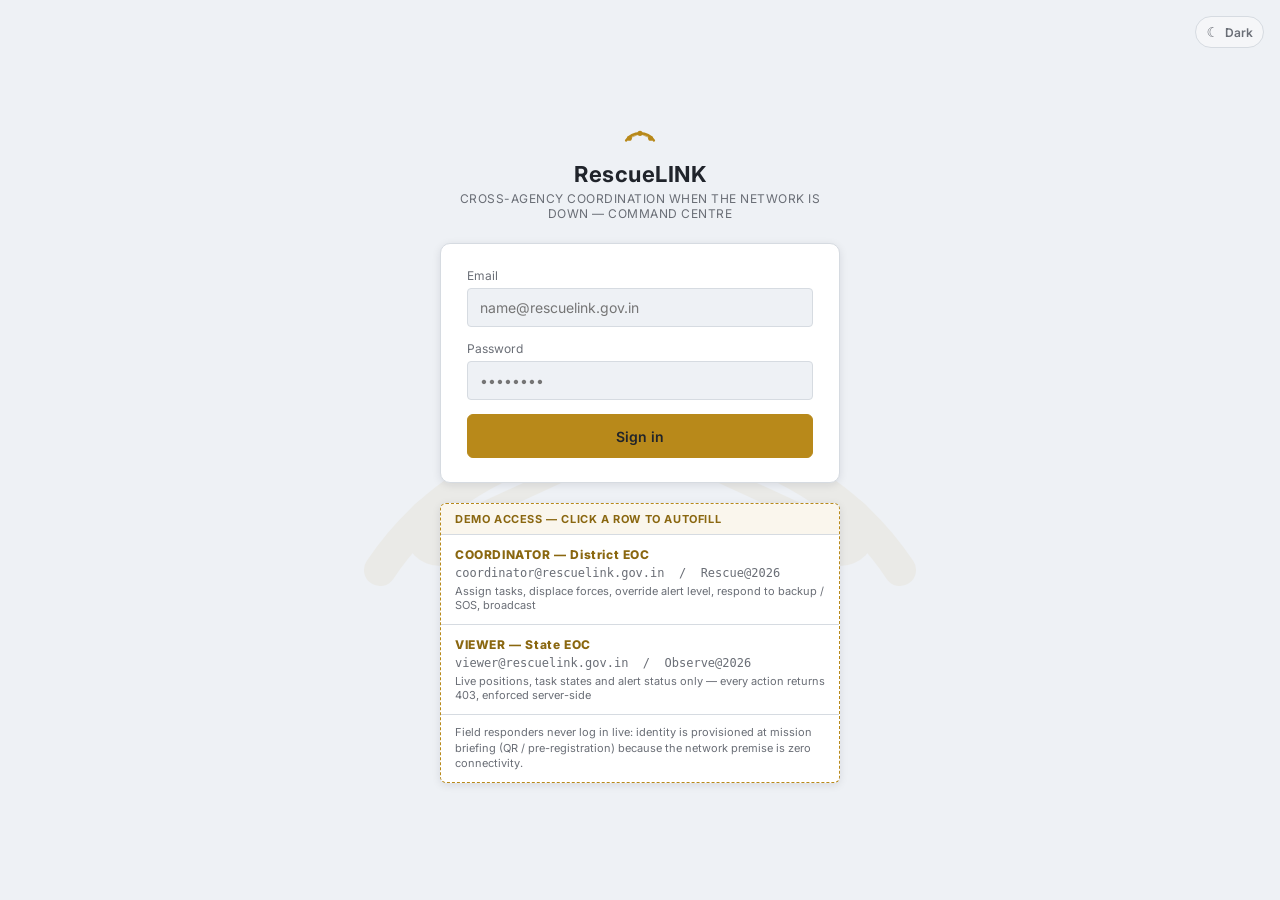
<file: index.html>
<!DOCTYPE html>
<html lang="en">
<head>
<meta charset="UTF-8">
<meta name="viewport" content="width=device-width, initial-scale=1.0">
<script>(function(){var t=null;try{t=localStorage.getItem("rl_theme");}catch(e){}if(t!=="dark"&&t!=="light"){t=window.matchMedia&&matchMedia("(prefers-color-scheme: dark)").matches?"dark":"light";}document.documentElement.setAttribute("data-theme",t);})();</script>
<title>RescueLINK — Sign In</title>
<link rel="preconnect" href="https://fonts.googleapis.com">
<link rel="preconnect" href="https://fonts.gstatic.com" crossorigin>
<link href="https://fonts.googleapis.com/css2?family=Inter:wght@400;500;600;700;800&family=JetBrains+Mono:wght@400;500&display=swap" rel="stylesheet">
<link rel="stylesheet" href="css/theme.css">
<style>
  body {
    display: flex;
    align-items: center;
    justify-content: center;
    min-height: 100vh;
    position: relative;
    overflow: hidden;
  }
  .watermark {
    position: absolute;
    top: 50%; left: 50%;
    transform: translate(-50%, -50%);
    width: 640px;
    opacity: 0.06;
    pointer-events: none;
  }
  .login-wrap {
    position: relative;
    z-index: 2;
    width: 400px;
    max-width: calc(100vw - 32px);
  }
  .login-brand {
    text-align: center;
    margin-bottom: 22px;
  }
  .login-brand .crest {
    width: 56px; height: 56px; border-radius: 50%;
    background: linear-gradient(180deg, var(--gold-400), var(--gold-500));
    color: var(--text);
    display: flex; align-items: center; justify-content: center;
    font-weight: 800; font-size: 22px;
    margin: 0 auto 10px;
  }
  .login-brand h1 { font-size: 22px; margin: 0; letter-spacing: 0.5px; }
  .login-brand p { font-size: 12px; color: var(--text-dim); margin: 4px 0 0; letter-spacing: 0.5px; }

  .login-card {
    padding: 24px 26px;
  }
  .error-line {
    display: none;
    color: var(--p0);
    font-size: 12px;
    margin: -6px 0 14px;
    padding: 8px 10px;
    background: rgba(196,41,31,0.08);
    border: 1px solid var(--p0);
    border-radius: var(--radius-sm);
  }
  .error-line.show { display: block; }

  .demo-box {
    margin-top: 20px;
    border: 1px dashed var(--gold-500);
    border-radius: var(--radius-md);
    overflow: hidden;
  }
  .demo-box .demo-title {
    background: rgba(184,137,26,0.08);
    padding: 8px 14px;
    font-size: 11px;
    font-weight: 700;
    text-transform: uppercase;
    letter-spacing: 0.6px;
    color: var(--gold-700);
  }
  .demo-row {
    padding: 12px 14px;
    border-top: 1px solid var(--border-color);
    cursor: pointer;
    transition: background var(--transition-fast);
  }
  .demo-row:hover { background: var(--navy-700); }
  .demo-row .demo-role {
    font-size: 12px; font-weight: 800; letter-spacing: 0.6px;
    color: var(--gold-700); margin-bottom: 4px;
  }
  .demo-row .demo-creds {
    font-size: 12px; color: var(--text-dim); font-family: monospace;
  }
  .demo-row .demo-desc {
    font-size: 11px; color: var(--text-dim); margin-top: 4px;
  }
  .demo-foot {
    padding: 10px 14px;
    border-top: 1px solid var(--border-color);
    font-size: 11px; color: var(--text-dim); line-height: 1.4;
  }
  .login-brand .crest { background: none; color: var(--gold-500); width: auto; height: auto; }
  .corner-toggle { position: absolute; top: 16px; right: 16px; z-index: 3; }
</style>
</head>
<body>

  <svg class="watermark" viewBox="0 0 32 32" fill="none" xmlns="http://www.w3.org/2000/svg"><path d="M3 22c6-9 20-9 26 0" stroke="#B8891A" stroke-width="1.6" stroke-linecap="round"/><circle cx="6" cy="20" r="1.8" fill="#B8891A"/><circle cx="16" cy="15.4" r="1.8" fill="#B8891A"/><circle cx="26" cy="20" r="1.8" fill="#B8891A"/><path d="M6 20l10-4.6L26 20" stroke="#B8891A" stroke-width=".8"/></svg>

  <div class="corner-toggle" id="corner-toggle"></div>
  <div class="login-wrap">
    <div class="login-brand">
      <div class="crest"><svg viewBox="0 0 32 32" width="34" height="34" aria-hidden="true"><path d="M3 22c6-9 20-9 26 0" fill="none" stroke="currentColor" stroke-width="2.4" stroke-linecap="round"/><circle cx="6" cy="20" r="2.4" fill="currentColor"/><circle cx="16" cy="15.4" r="2.4" fill="currentColor"/><circle cx="26" cy="20" r="2.4" fill="currentColor"/><path d="M6 20l10-4.6L26 20" fill="none" stroke="currentColor" stroke-width="1.2" opacity=".6"/></svg></div>
      <h1>RescueLINK</h1>
      <p>CROSS-AGENCY COORDINATION WHEN THE NETWORK IS DOWN — COMMAND CENTRE</p>
    </div>

    <div class="panel login-card">
      <form id="login-form" autocomplete="off">
        <div class="error-line" id="error-line">Invalid email or password.</div>
        <label for="email">Email</label>
        <input type="email" id="email" placeholder="name@rescuelink.gov.in" required>
        <label for="password">Password</label>
        <input type="password" id="password" placeholder="••••••••" required>
        <button type="submit" class="btn-primary btn-block">Sign in</button>
      </form>
    </div>

    <div class="panel demo-box">
      <div class="demo-title">Demo Access — click a row to autofill</div>
      <div class="demo-row" data-email="coordinator@rescuelink.gov.in" data-password="Rescue@2026">
        <div class="demo-role">COORDINATOR — District EOC</div>
        <div class="demo-creds">coordinator@rescuelink.gov.in&nbsp;&nbsp;/&nbsp;&nbsp;Rescue@2026</div>
        <div class="demo-desc">Assign tasks, displace forces, override alert level, respond to backup / SOS, broadcast</div>
      </div>
      <div class="demo-row" data-email="viewer@rescuelink.gov.in" data-password="Observe@2026">
        <div class="demo-role">VIEWER — State EOC</div>
        <div class="demo-creds">viewer@rescuelink.gov.in&nbsp;&nbsp;/&nbsp;&nbsp;Observe@2026</div>
        <div class="demo-desc">Live positions, task states and alert status only — every action returns 403, enforced server-side</div>
      </div>
      <div class="demo-foot">Field responders never log in live: identity is provisioned at mission briefing (QR / pre-registration) because the network premise is zero connectivity.</div>
    </div>
  </div>

  <script src="js/auth.js"></script>
  <script>
    document.getElementById("corner-toggle").innerHTML = RLAuth.themeToggleHTML("theme-toggle");
    RLAuth.bindThemeToggle(document.getElementById("theme-toggle"));

    document.querySelectorAll(".demo-row").forEach(row => {
      row.addEventListener("click", () => {
        document.getElementById("email").value = row.dataset.email;
        document.getElementById("password").value = row.dataset.password;
        document.getElementById("error-line").classList.remove("show");
      });
    });

    document.getElementById("login-form").addEventListener("submit", (e) => {
      e.preventDefault();
      const email = document.getElementById("email").value;
      const password = document.getElementById("password").value;
      const result = RLAuth.login(email, password);
      const errLine = document.getElementById("error-line");
      if (!result.ok) {
        errLine.textContent = result.error;
        errLine.classList.add("show");
        return;
      }
      window.location.href = result.role === "control" ? "control.html" : "view.html";
    });

    // If already logged in, skip straight to the right dashboard.
    (function () {
      const role = RLAuth.getRole();
      if (role) window.location.href = role === "control" ? "control.html" : "view.html";
    })();
  </script>
</body>
</html>
</file>
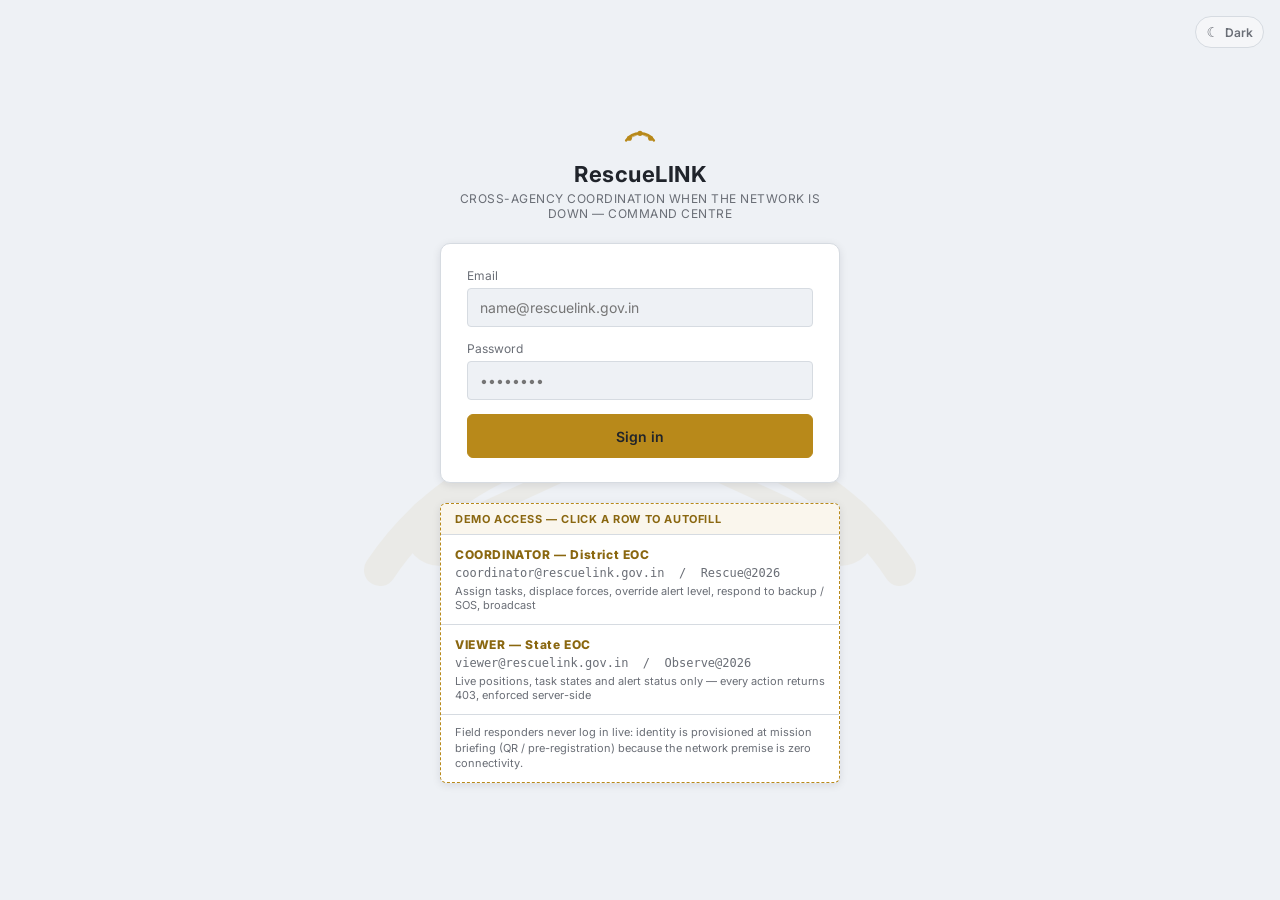
<file: control-alerts.html>
<!DOCTYPE html>
<html lang="en">
<head>
<meta charset="UTF-8">
<meta name="viewport" content="width=device-width, initial-scale=1.0">
<script>(function(){var t=null;try{t=localStorage.getItem("rl_theme");}catch(e){}if(t!=="dark"&&t!=="light"){t=window.matchMedia&&matchMedia("(prefers-color-scheme: dark)").matches?"dark":"light";}document.documentElement.setAttribute("data-theme",t);})();</script>
<title>RescueLINK — Alerts</title>
<link rel="preconnect" href="https://fonts.googleapis.com">
<link rel="preconnect" href="https://fonts.gstatic.com" crossorigin>
<link href="https://fonts.googleapis.com/css2?family=Inter:wght@400;500;600;700;800&family=JetBrains+Mono:wght@400;500&display=swap" rel="stylesheet">
<link rel="stylesheet" href="css/theme.css">
<link rel="stylesheet" href="css/dashboard.css">
</head>
<body>
  <div class="app-shell">
    <header class="app-header" id="app-header"></header>
    <div id="emergency-banner"></div>
    <nav class="main-nav" id="main-nav"></nav>

    <div class="page-content">
      <h1 class="page-title">Alerts</h1>
      <p class="page-subtitle">Two feeds. <b>Sensor alerts</b> are what the alert engine hears from IMD, CWC, NCS, GSI and the satellite EO pass — they reach the backend over the agencies' own national telemetry, so they keep arriving when the sector is dark. <b>Responder alerts</b> are what the field raises (SOS, backup) or what the platform infers about it (unreachable, low battery, overdue check-in, entered a critical cell, broadcast not acknowledged).</p>

      <div class="alert-summary">
        <div class="stat-tile"><div class="num" id="st-sensor">0</div><div class="lbl">Sensor alerts open</div></div>
        <div class="stat-tile p0"><div class="num" id="st-sensor-crit">0</div><div class="lbl">of them critical</div></div>
        <div class="stat-tile"><div class="num" id="st-stations">0</div><div class="lbl">Stations above threshold</div></div>
        <div class="stat-tile"><div class="num" id="st-resp">0</div><div class="lbl">Responder alerts open</div></div>
        <div class="stat-tile p0"><div class="num" id="st-sos">0</div><div class="lbl">SOS active</div></div>
        <div class="stat-tile p0"><div class="num" id="st-offline">0</div><div class="lbl">Devices unreachable</div></div>
      </div>

      <div class="page-grid alerts-grid">
        <div style="display:flex;flex-direction:column;gap:20px;min-width:0">
          <section class="panel">
            <div class="panel-title">Sensor alerts <span class="panel-sub" id="sensor-cnt"></span></div>
            <div class="panel-body" style="padding-bottom:0"><div class="seg" id="sensor-filter"></div></div>
            <div class="panel-body" id="sensor-alerts"></div>
          </section>
          <section class="panel">
            <div class="panel-title">Sensor network <span class="panel-sub">click a station for readings</span></div>
            <div class="panel-body tight"><div class="stations" id="stations"></div></div>
          </section>
        </div>
        <section class="panel" style="min-width:0">
          <div class="panel-title">Responder alerts <span class="panel-sub" id="resp-cnt"></span></div>
          <div class="panel-body" style="padding-bottom:0"><div class="seg" id="resp-filter"></div></div>
          <div class="panel-body" id="resp-alerts"></div>
        </section>
      </div>
    </div>
  </div>

  <script src="js/data.js"></script>
  <script src="js/auth.js"></script>
  <script src="js/alerts.js"></script>
  <script>
    (function () {
      "use strict";
      if (!RLAuth.requireRole("control")) return;
      RLAuth.renderHeader();
      RLAuth.renderNav(RLAuth.NAV.control, "control-alerts.html");
      RescueLINKAlerts.mount({ control: true });
    })();
  </script>
</body>
</html>
</file>
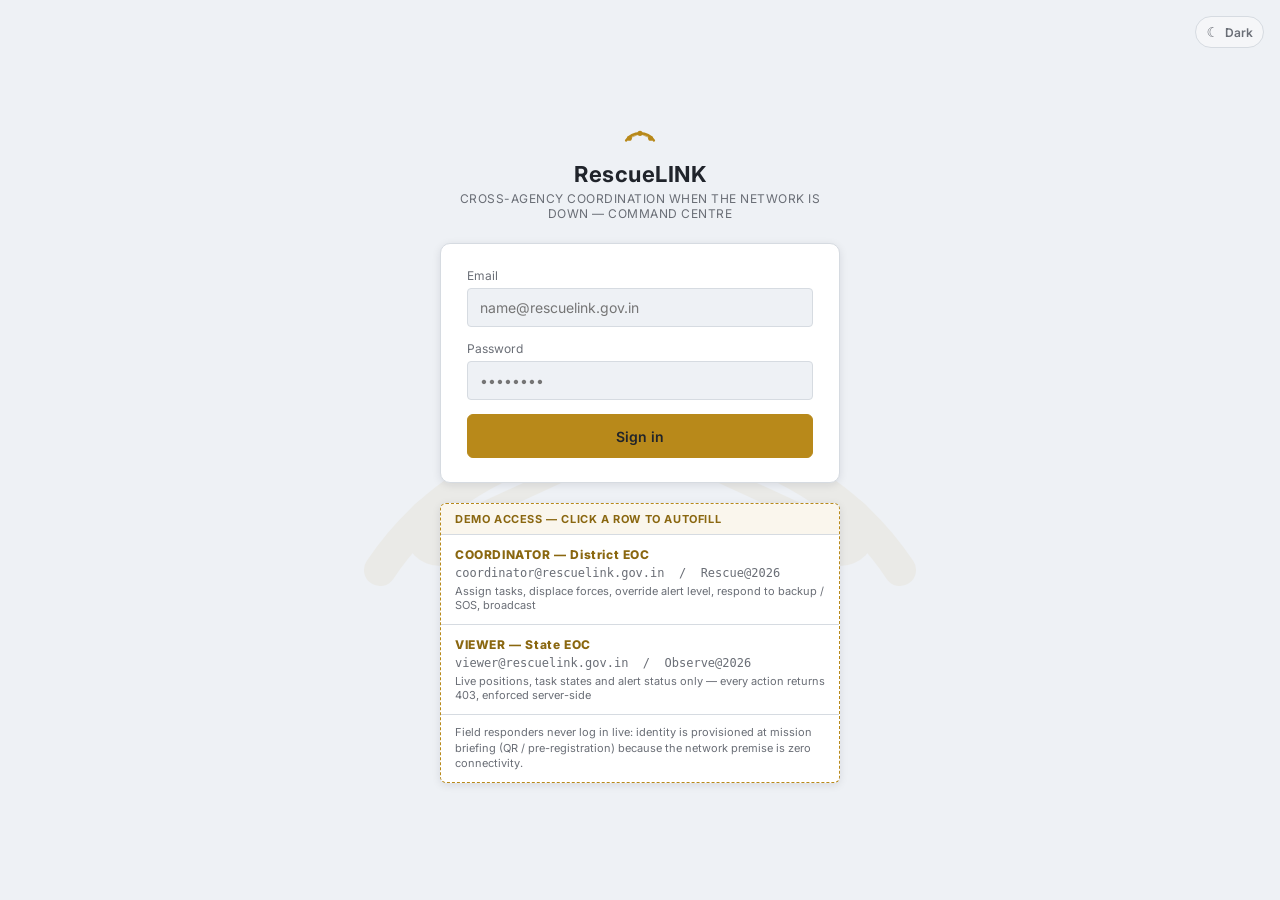
<file: control-preassign.html>
<!DOCTYPE html>
<html lang="en">
<head>
<meta charset="UTF-8">
<meta name="viewport" content="width=device-width, initial-scale=1.0">
<script>(function(){var t=null;try{t=localStorage.getItem("rl_theme");}catch(e){}if(t!=="dark"&&t!=="light"){t=window.matchMedia&&matchMedia("(prefers-color-scheme: dark)").matches?"dark":"light";}document.documentElement.setAttribute("data-theme",t);})();</script>
<title>RescueLINK — Pre-assignment &amp; Routes</title>
<link rel="preconnect" href="https://fonts.googleapis.com">
<link rel="preconnect" href="https://fonts.gstatic.com" crossorigin>
<link href="https://fonts.googleapis.com/css2?family=Inter:wght@400;500;600;700;800&family=JetBrains+Mono:wght@400;500&display=swap" rel="stylesheet">
<link rel="stylesheet" href="css/theme.css">
<link rel="stylesheet" href="css/dashboard.css">
</head>
<body>
  <div class="app-shell">
    <header class="app-header" id="app-header"></header>
    <div id="emergency-banner"></div>
    <nav class="main-nav" id="main-nav"></nav>

    <div class="page-content">
      <h1 class="page-title">Pre-assignment &amp; Evacuation Routes</h1>
      <p class="page-subtitle">Before impact, registered forces are attached to flagged risk cells and evacuation routes are pushed to responder apps, so the plan is already on every phone when the network goes dark. The Layer 1 static classification is cached on devices at briefing for the same reason.</p>

      <div class="page-grid">
        <section class="panel">
          <div class="panel-title">Flagged cells <span class="panel-sub" id="cell-sub"></span></div>
          <div class="panel-body tight"><div class="cell-list" id="cells"></div></div>
        </section>

        <div style="display:flex;flex-direction:column;gap:20px;">
          <section class="panel">
            <div class="panel-title">Registered forces <span class="panel-sub">not yet committed</span></div>
            <div class="panel-body tight"><div class="force-pool" id="pool"></div></div>
          </section>
          <section class="panel">
            <div class="panel-title">Evacuation routes <span class="panel-sub">pre-loaded in apps</span></div>
            <div class="panel-body tight" id="routes"></div>
            <div class="panel-body" style="border-top:1px solid var(--border-color);">
              <button class="btn-primary btn-sm" id="push-btn">Push plan to all registered devices</button>
              <span class="sim-note" style="margin-left:8px;">Cached on-device · survives blackout</span>
            </div>
          </section>
        </div>
      </div>
    </div>
  </div>

  <script src="js/data.js"></script>
  <script src="js/auth.js"></script>
  <script>
    (function () {
      "use strict";
      if (!RLAuth.requireRole("control")) return;
      RLAuth.renderHeader();
      RLAuth.renderNav(RLAuth.NAV.control, "control-preassign.html");

      const D = window.RESCUELINK_DATA;
      const ORDER = ["LOW", "MEDIUM", "HIGH", "CRITICAL"];
      const cells = D.ZONES.map(z => {
        let i = ORDER.indexOf(z.base); if (z.trig >= 0.8) i++; else if (z.trig < 0.3) i--;
        return { ...z, level: ORDER[Math.max(0, Math.min(3, i))], forces: [] };
      });
      // Plausible starting plan: the two worst cells already have forces attached.
      cells.find(c => c.id === "Z4").forces.push("NDRF-4B-T2");
      cells.find(c => c.id === "Z5").forces.push("NDRF-4B-T3", "FRS-KLP-1");
      cells.find(c => c.id === "Z6").forces.push("SDRF-WYD-1");
      const routes = D.EVAC_ROUTES.map(r => ({ ...r }));

      const byId = Object.fromEntries(D.REGISTERED_FORCES.map(f => [f.id, f]));
      const committed = () => new Set(cells.flatMap(c => c.forces));
      const levelColor = l => l === "LOW" ? "var(--p3)" : l === "CRITICAL" ? "var(--p0)" : "var(--p1)";

      function render() {
        const used = committed();
        const free = D.REGISTERED_FORCES.filter(f => !used.has(f.id));
        const flagged = cells.filter(c => c.level !== "LOW");
        document.getElementById("cell-sub").textContent = flagged.length + " of " + cells.length + " cells at MEDIUM or above";
        document.getElementById("cells").innerHTML = cells
          .slice().sort((a, b) => ORDER.indexOf(b.level) - ORDER.indexOf(a.level))
          .map(c => '<div class="cell-row"><span class="bar ' + c.level + '"></span><div>' +
            '<div class="n">' + c.id + ' · ' + c.name + '</div>' +
            '<div class="s">' + c.sub + ' · baseline ' + c.base + ' (p=' + c.baseP.toFixed(2) + ') · trigger ' + Math.round(c.trig * 100) + '%</div>' +
            '<div class="assigned">' + (c.forces.length ? c.forces.map(id => '<span class="chip chip-gold" data-unassign="' + c.id + '|' + id + '" title="Remove">' + byId[id].name + ' · ' + byId[id].strength + '</span>').join("") : '<span class="text-dim" style="font-size:11.5px;">no forces attached</span>') + '</div>' +
            '<div class="inline-form"><select class="sm-input" data-cell="' + c.id + '" aria-label="Attach force to ' + c.id + '">' +
              '<option value="">— attach a registered force —</option>' +
              free.map(f => '<option value="' + f.id + '">' + f.name + ' · ' + f.capability + ' · ' + f.strength + '</option>').join("") +
            '</select><button class="btn-secondary btn-xs" data-attach="' + c.id + '">Attach</button></div>' +
            '</div><span class="lv" style="color:' + levelColor(c.level) + '">' + c.level + '</span></div>').join("");

        document.getElementById("pool").innerHTML = free.length ? free.map(f =>
          '<div class="fp"><span class="agency-dot" style="background:' + D.AGENCIES[f.agency].color + '"></span><div><div>' + f.name + '</div><div class="m">' + f.base + ' · ' + f.capability + '</div></div><span class="mono">' + f.strength + '</span></div>').join("")
          : '<div class="fp"><span></span><span class="text-dim">Every registered force is committed.</span><span></span></div>';

        document.getElementById("routes").innerHTML = routes.map(r =>
          '<div class="route-row"><span class="n">' + r.id + ' · ' + r.name + '</span>' +
          '<span class="chip ' + (r.status === "Draft" ? "chip-aged" : "chip-p3") + '">' + r.status + '</span>' +
          '<span class="s">' + r.lengthKm.toFixed(1) + ' km · ' + r.note + '</span></div>').join("");

        document.querySelectorAll("[data-attach]").forEach(b => b.addEventListener("click", () => {
          const sel = document.querySelector('select[data-cell="' + b.dataset.attach + '"]');
          if (!sel.value) { RLAuth.toast("Pick a force first.", { type: "warn" }); return; }
          cells.find(c => c.id === b.dataset.attach).forces.push(sel.value);
          RLAuth.toast(byId[sel.value].name + " attached to " + b.dataset.attach + ".", { type: "success" });
          render();
        }));
        document.querySelectorAll("[data-unassign]").forEach(ch => ch.addEventListener("click", () => {
          const [cid, fid] = ch.dataset.unassign.split("|");
          const c = cells.find(x => x.id === cid); c.forces.splice(c.forces.indexOf(fid), 1);
          RLAuth.toast(byId[fid].name + " released from " + cid + ".", { type: "warn" });
          render();
        }));
      }

      document.getElementById("push-btn").addEventListener("click", () => {
        routes.forEach(r => { r.status = "Pushed to apps"; });
        const devices = D.REGISTERED_FORCES.reduce((s, f) => s + f.strength, 0);
        RLAuth.toast("Plan pushed to " + devices + " registered devices: cell classification, force attachments and " + routes.length + " routes cached for offline use.", { type: "success", title: "Pre-assignment published" });
        render();
      });

      render();
    })();
  </script>
</body>
</html>
</file>
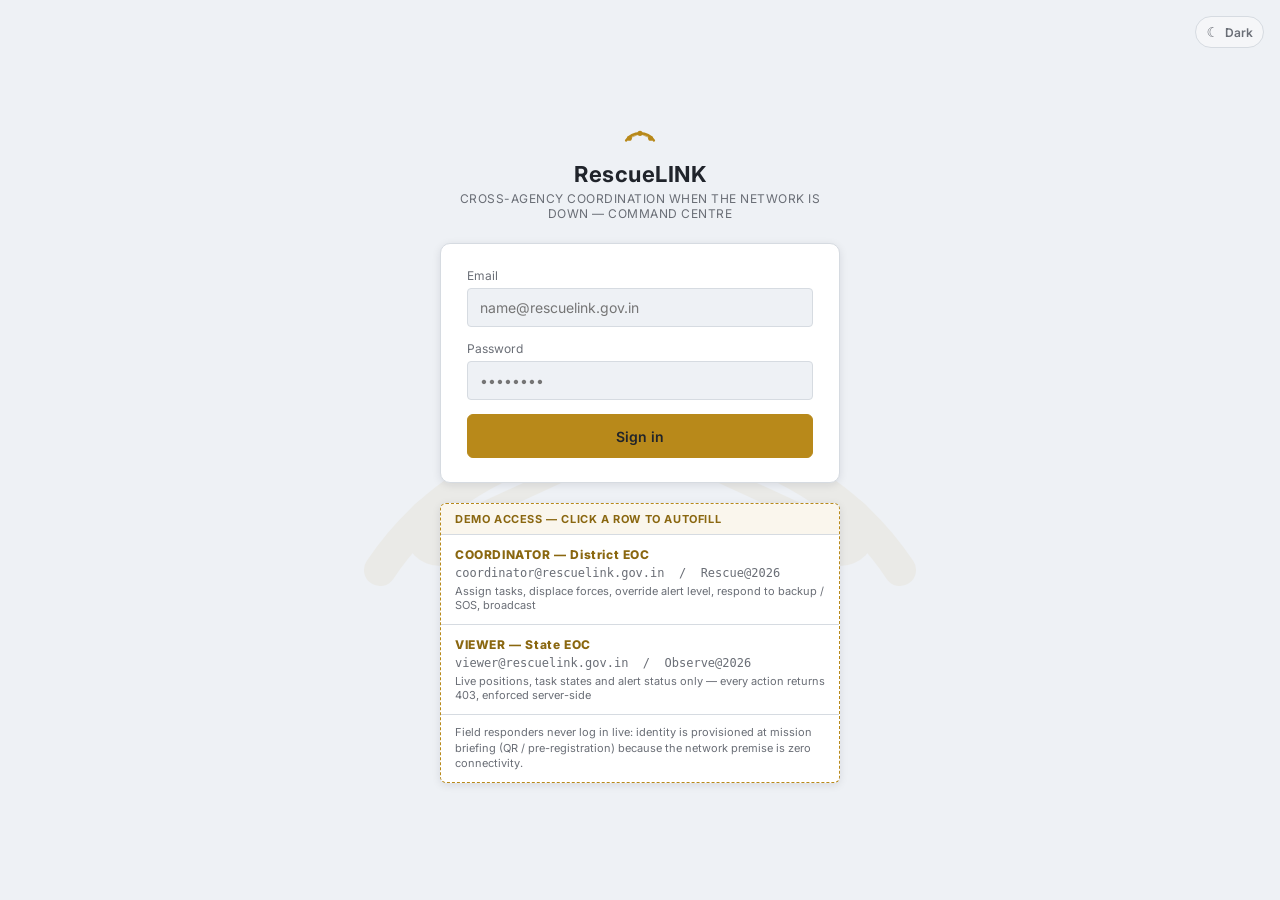
<file: control-reports.html>
<!DOCTYPE html>
<html lang="en">
<head>
<meta charset="UTF-8">
<meta name="viewport" content="width=device-width, initial-scale=1.0">
<script>(function(){var t=null;try{t=localStorage.getItem("rl_theme");}catch(e){}if(t!=="dark"&&t!=="light"){t=window.matchMedia&&matchMedia("(prefers-color-scheme: dark)").matches?"dark":"light";}document.documentElement.setAttribute("data-theme",t);})();</script>
<title>RescueLINK — Field Reports</title>
<link rel="preconnect" href="https://fonts.googleapis.com">
<link rel="preconnect" href="https://fonts.gstatic.com" crossorigin>
<link href="https://fonts.googleapis.com/css2?family=Inter:wght@400;500;600;700;800&family=JetBrains+Mono:wght@400;500&display=swap" rel="stylesheet">
<link rel="stylesheet" href="css/theme.css">
<link rel="stylesheet" href="css/dashboard.css">
</head>
<body>
  <div class="app-shell">
    <header class="app-header" id="app-header"></header>
    <div id="emergency-banner"></div>
    <nav class="main-nav" id="main-nav"></nav>

    <div class="page-content">
      <h1 class="page-title">Field Reports</h1>
      <p class="page-subtitle">Structured reports from responder apps, with the rung each one arrived over. Text and GPS fit inside a satellite frame; images travel hop-by-hop over the mesh in 1 KB chunks and are held at the bridge until a gateway with internet appears — the chunk count shows exactly where a transfer stands.</p>
      <div class="panel">
        <table class="data-table">
          <thead><tr><th>ID</th><th>From</th><th>Type</th><th>Cell</th><th>Report</th><th>Arrived via</th><th>Age</th><th></th></tr></thead>
          <tbody id="reports-body"></tbody>
        </table>
      </div>
    </div>
  </div>

  <script src="js/data.js"></script>
  <script src="js/auth.js"></script>
  <script>
    (function () {
      "use strict";
      if (!RLAuth.requireRole("control")) return;
      RLAuth.renderHeader();
      RLAuth.renderNav(RLAuth.NAV.control, "control-reports.html");

      const D = window.RESCUELINK_DATA;
      const CONTROL = true;
      const reports = D.FIELD_REPORTS.map(r => ({ ...r, ack: false }));
      const tierCls = t => t === "SAT" || t === "LORA" ? "chip-p1" : t === "QUEUED" ? "chip-p0" : "chip-p3";

      function render() {
        document.getElementById("reports-body").innerHTML = reports.map(r => {
          const ph = D.PHOTOS.find(p => p.report === r.id);
          const img = ph ? '<div class="report-photo"><button class="photo-tile small" data-ph="' + ph.id + '" title="View photo">' + RLAuth.photoFigure(ph, "thumb") + '</button><div style="font-size:11.5px;color:var(--text-dim);">' + RLAuth.photoStatusChip(ph) + '<div style="margin-top:4px"><span class="prog"><i style="width:' + Math.round(ph.received / ph.chunks * 100) + '%"></i></span>' + ph.received + '/' + ph.chunks + ' chunks</div><div style="margin-top:4px">' + ph.via + '</div></div></div>' : "";
          return '<tr' + (r.tier === "QUEUED" ? ' class="held"' : "") + '>' +
            '<td class="mono">' + r.id + '</td>' +
            '<td><span class="agency-dot" style="background:' + D.AGENCIES[r.agency].color + ';display:inline-block;margin-right:6px;vertical-align:-1px;"></span><span class="mono">' + r.from + '</span></td>' +
            '<td>' + r.type + '</td><td class="mono">' + r.zone + '</td>' +
            '<td style="max-width:46ch;">' + r.text + img + '</td>' +
            '<td><span class="chip ' + tierCls(r.tier) + '">' + r.tier + '</span><div class="mono" style="margin-top:4px;color:var(--text-dim);">' + (r.bytes >= 1024 ? (r.bytes / 1024).toFixed(1) + ' KB' : r.bytes + ' B') + '</div></td>' +
            '<td class="mono">' + r.ageMin + ' min</td>' +
            (CONTROL ? '<td>' + (r.ack ? '<span class="chip chip-ok">ACK sent</span>' : '<button class="btn-secondary btn-xs" data-ack="' + r.id + '">Acknowledge</button>') + '</td>' : "") +
            '</tr>';
        }).join("");
        document.querySelectorAll("[data-ph]").forEach(b => b.addEventListener("click", () => { const ph = D.PHOTOS.find(p => p.id === b.dataset.ph); const z = D.ZONES.find(z => z.id === ph.zone); RLAuth.openPhotoViewer(ph, { zoneName: z && z.name, agency: D.AGENCIES[ph.from.split("-")[0]] ? D.AGENCIES[ph.from.split("-")[0]].label : "" }); }));
        document.querySelectorAll("[data-ack]").forEach(b => b.addEventListener("click", () => {
          const r = reports.find(x => x.id === b.dataset.ack); r.ack = true;
          RLAuth.toast("ACK (24 B) queued for " + r.from + " — takes the same ladder back: SAT → LoRa → mesh.", { type: "success" });
          render();
        }));
      }
      render();
    })();
  </script>
</body>
</html>
</file>
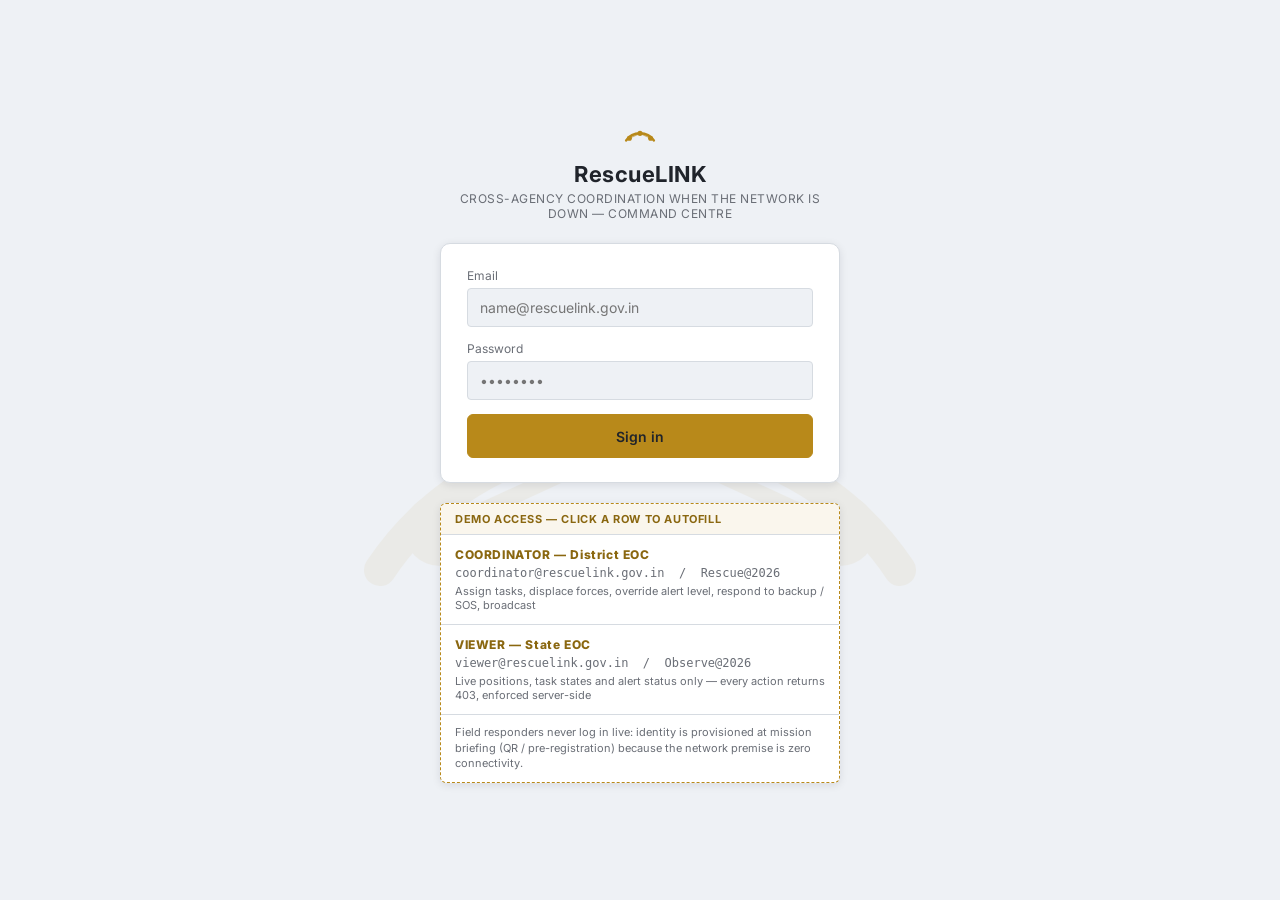
<file: login.html>
<!DOCTYPE html>
<html lang="en">
<head>
<meta charset="UTF-8">
<meta name="viewport" content="width=device-width, initial-scale=1.0">
<title>RescueLINK — Sign In</title>
<link rel="preconnect" href="https://fonts.googleapis.com">
<link rel="preconnect" href="https://fonts.gstatic.com" crossorigin>
<link href="https://fonts.googleapis.com/css2?family=Inter:wght@400;500;600;700;800&family=JetBrains+Mono:wght@400;500&display=swap" rel="stylesheet">
<link rel="stylesheet" href="css/theme.css">
<style>
  body {
    display: flex;
    align-items: center;
    justify-content: center;
    min-height: 100vh;
    position: relative;
    overflow: hidden;
  }
  .watermark {
    position: absolute;
    top: 50%; left: 50%;
    transform: translate(-50%, -50%);
    width: 640px;
    opacity: 0.06;
    pointer-events: none;
  }
  .login-wrap {
    position: relative;
    z-index: 2;
    width: 400px;
    max-width: calc(100vw - 32px);
  }
  .login-brand {
    text-align: center;
    margin-bottom: 22px;
  }
  .login-brand .crest {
    width: 56px; height: 56px; border-radius: 50%;
    background: linear-gradient(180deg, var(--gold-400), var(--gold-500));
    color: var(--text);
    display: flex; align-items: center; justify-content: center;
    font-weight: 800; font-size: 22px;
    margin: 0 auto 10px;
  }
  .login-brand h1 { font-size: 22px; margin: 0; letter-spacing: 0.5px; }
  .login-brand p { font-size: 12px; color: var(--text-dim); margin: 4px 0 0; letter-spacing: 0.5px; }

  .login-card {
    padding: 24px 26px;
  }
  .error-line {
    display: none;
    color: var(--p0);
    font-size: 12px;
    margin: -6px 0 14px;
    padding: 8px 10px;
    background: rgba(196,41,31,0.08);
    border: 1px solid var(--p0);
    border-radius: var(--radius-sm);
  }
  .error-line.show { display: block; }

  .demo-box {
    margin-top: 20px;
    border: 1px dashed var(--gold-500);
    border-radius: var(--radius-md);
    overflow: hidden;
  }
  .demo-box .demo-title {
    background: rgba(184,137,26,0.08);
    padding: 8px 14px;
    font-size: 11px;
    font-weight: 700;
    text-transform: uppercase;
    letter-spacing: 0.6px;
    color: var(--gold-700);
  }
  .demo-row {
    padding: 12px 14px;
    border-top: 1px solid var(--border-color);
    cursor: pointer;
    transition: background var(--transition-fast);
  }
  .demo-row:hover { background: var(--navy-700); }
  .demo-row .demo-role {
    font-size: 12px; font-weight: 800; letter-spacing: 0.6px;
    color: var(--gold-700); margin-bottom: 4px;
  }
  .demo-row .demo-creds {
    font-size: 12px; color: var(--text-dim); font-family: monospace;
  }
  .demo-row .demo-desc {
    font-size: 11px; color: var(--text-dim); margin-top: 4px;
  }
  .demo-foot {
    padding: 10px 14px;
    border-top: 1px solid var(--border-color);
    font-size: 11px; color: var(--text-dim); line-height: 1.4;
  }
  .login-brand .crest { background: none; color: var(--gold-500); width: auto; height: auto; }
</style>
</head>
<body>

  <svg class="watermark" viewBox="0 0 32 32" fill="none" xmlns="http://www.w3.org/2000/svg"><path d="M3 22c6-9 20-9 26 0" stroke="#B8891A" stroke-width="1.6" stroke-linecap="round"/><circle cx="6" cy="20" r="1.8" fill="#B8891A"/><circle cx="16" cy="15.4" r="1.8" fill="#B8891A"/><circle cx="26" cy="20" r="1.8" fill="#B8891A"/><path d="M6 20l10-4.6L26 20" stroke="#B8891A" stroke-width=".8"/></svg>

  <div class="login-wrap">
    <div class="login-brand">
      <div class="crest"><svg viewBox="0 0 32 32" width="34" height="34" aria-hidden="true"><path d="M3 22c6-9 20-9 26 0" fill="none" stroke="currentColor" stroke-width="2.4" stroke-linecap="round"/><circle cx="6" cy="20" r="2.4" fill="currentColor"/><circle cx="16" cy="15.4" r="2.4" fill="currentColor"/><circle cx="26" cy="20" r="2.4" fill="currentColor"/><path d="M6 20l10-4.6L26 20" fill="none" stroke="currentColor" stroke-width="1.2" opacity=".6"/></svg></div>
      <h1>RescueLINK</h1>
      <p>CROSS-AGENCY COORDINATION WHEN THE NETWORK IS DOWN — COMMAND CENTRE</p>
    </div>

    <div class="panel login-card">
      <form id="login-form" autocomplete="off">
        <div class="error-line" id="error-line">Invalid email or password.</div>
        <label for="email">Email</label>
        <input type="email" id="email" placeholder="name@rescuelink.gov.in" required>
        <label for="password">Password</label>
        <input type="password" id="password" placeholder="••••••••" required>
        <button type="submit" class="btn-primary btn-block">Sign in</button>
      </form>
    </div>

    <div class="panel demo-box">
      <div class="demo-title">Demo Access — click a row to autofill</div>
      <div class="demo-row" data-email="coordinator@rescuelink.gov.in" data-password="Rescue@2026">
        <div class="demo-role">COORDINATOR — District EOC</div>
        <div class="demo-creds">coordinator@rescuelink.gov.in&nbsp;&nbsp;/&nbsp;&nbsp;Rescue@2026</div>
        <div class="demo-desc">Assign tasks, displace forces, override alert level, respond to backup / SOS, broadcast</div>
      </div>
      <div class="demo-row" data-email="viewer@rescuelink.gov.in" data-password="Observe@2026">
        <div class="demo-role">VIEWER — State EOC</div>
        <div class="demo-creds">viewer@rescuelink.gov.in&nbsp;&nbsp;/&nbsp;&nbsp;Observe@2026</div>
        <div class="demo-desc">Live positions, task states and alert status only — every action returns 403, enforced server-side</div>
      </div>
      <div class="demo-foot">Field responders never log in live: identity is provisioned at mission briefing (QR / pre-registration) because the network premise is zero connectivity.</div>
    </div>
  </div>

  <script src="js/auth.js"></script>
  <script>
    document.querySelectorAll(".demo-row").forEach(row => {
      row.addEventListener("click", () => {
        document.getElementById("email").value = row.dataset.email;
        document.getElementById("password").value = row.dataset.password;
        document.getElementById("error-line").classList.remove("show");
      });
    });

    document.getElementById("login-form").addEventListener("submit", (e) => {
      e.preventDefault();
      const email = document.getElementById("email").value;
      const password = document.getElementById("password").value;
      const result = RLAuth.login(email, password);
      const errLine = document.getElementById("error-line");
      if (!result.ok) {
        errLine.textContent = result.error;
        errLine.classList.add("show");
        return;
      }
      window.location.href = result.role === "control" ? "control.html" : "view.html";
    });

    // If already logged in, skip straight to the right dashboard.
    (function () {
      const role = RLAuth.getRole();
      if (role) window.location.href = role === "control" ? "control.html" : "view.html";
    })();
  </script>
</body>
</html>
</file>
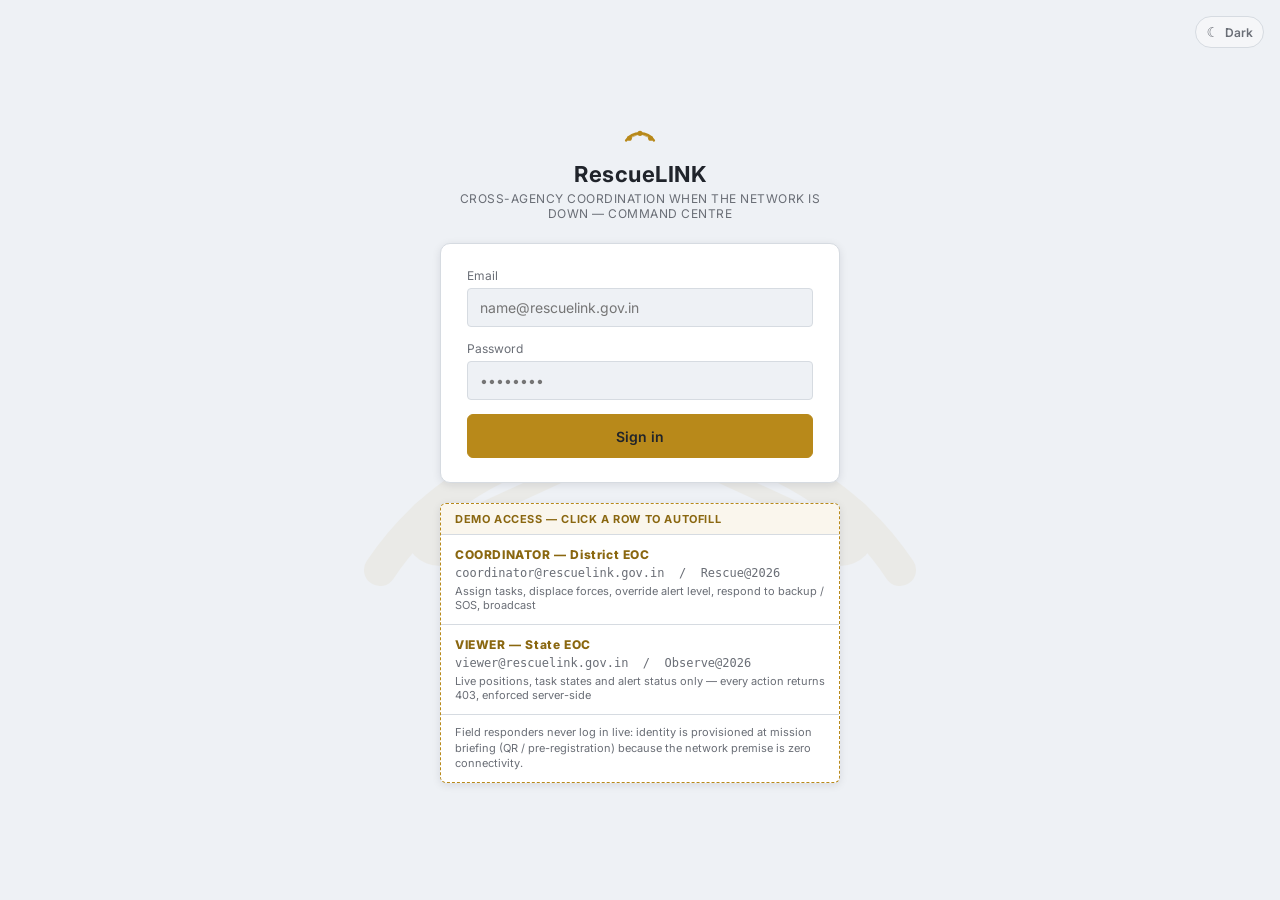
<file: view-alerts.html>
<!DOCTYPE html>
<html lang="en">
<head>
<meta charset="UTF-8">
<meta name="viewport" content="width=device-width, initial-scale=1.0">
<script>(function(){var t=null;try{t=localStorage.getItem("rl_theme");}catch(e){}if(t!=="dark"&&t!=="light"){t=window.matchMedia&&matchMedia("(prefers-color-scheme: dark)").matches?"dark":"light";}document.documentElement.setAttribute("data-theme",t);})();</script>
<title>RescueLINK — Alerts</title>
<link rel="preconnect" href="https://fonts.googleapis.com">
<link rel="preconnect" href="https://fonts.gstatic.com" crossorigin>
<link href="https://fonts.googleapis.com/css2?family=Inter:wght@400;500;600;700;800&family=JetBrains+Mono:wght@400;500&display=swap" rel="stylesheet">
<link rel="stylesheet" href="css/theme.css">
<link rel="stylesheet" href="css/dashboard.css">
</head>
<body>
  <div class="app-shell">
    <header class="app-header" id="app-header"></header>
    <div id="emergency-banner"></div>
    <nav class="main-nav" id="main-nav"></nav>

    <div class="page-content">
      <h1 class="page-title">Alerts</h1>
      <p class="page-subtitle">Two feeds. <b>Sensor alerts</b> are what the alert engine hears from IMD, CWC, NCS, GSI and the satellite EO pass — they reach the backend over the agencies' own national telemetry, so they keep arriving when the sector is dark. <b>Responder alerts</b> are what the field raises (SOS, backup) or what the platform infers about it (unreachable, low battery, overdue check-in, entered a critical cell, broadcast not acknowledged). Read only — actions return 403.</p>

      <div class="alert-summary">
        <div class="stat-tile"><div class="num" id="st-sensor">0</div><div class="lbl">Sensor alerts open</div></div>
        <div class="stat-tile p0"><div class="num" id="st-sensor-crit">0</div><div class="lbl">of them critical</div></div>
        <div class="stat-tile"><div class="num" id="st-stations">0</div><div class="lbl">Stations above threshold</div></div>
        <div class="stat-tile"><div class="num" id="st-resp">0</div><div class="lbl">Responder alerts open</div></div>
        <div class="stat-tile p0"><div class="num" id="st-sos">0</div><div class="lbl">SOS active</div></div>
        <div class="stat-tile p0"><div class="num" id="st-offline">0</div><div class="lbl">Devices unreachable</div></div>
      </div>

      <div class="page-grid alerts-grid">
        <div style="display:flex;flex-direction:column;gap:20px;min-width:0">
          <section class="panel">
            <div class="panel-title">Sensor alerts <span class="panel-sub" id="sensor-cnt"></span></div>
            <div class="panel-body" style="padding-bottom:0"><div class="seg" id="sensor-filter"></div></div>
            <div class="panel-body" id="sensor-alerts"></div>
          </section>
          <section class="panel">
            <div class="panel-title">Sensor network <span class="panel-sub">click a station for readings</span></div>
            <div class="panel-body tight"><div class="stations" id="stations"></div></div>
          </section>
        </div>
        <section class="panel" style="min-width:0">
          <div class="panel-title">Responder alerts <span class="panel-sub" id="resp-cnt"></span></div>
          <div class="panel-body" style="padding-bottom:0"><div class="seg" id="resp-filter"></div></div>
          <div class="panel-body" id="resp-alerts"></div>
        </section>
      </div>
    </div>
  </div>

  <script src="js/data.js"></script>
  <script src="js/auth.js"></script>
  <script src="js/alerts.js"></script>
  <script>
    (function () {
      "use strict";
      if (!RLAuth.requireRole("observer")) return;
      RLAuth.renderHeader();
      RLAuth.renderNav(RLAuth.NAV.observer, "view-alerts.html");
      RescueLINKAlerts.mount({ control: false });
    })();
  </script>
</body>
</html>
</file>
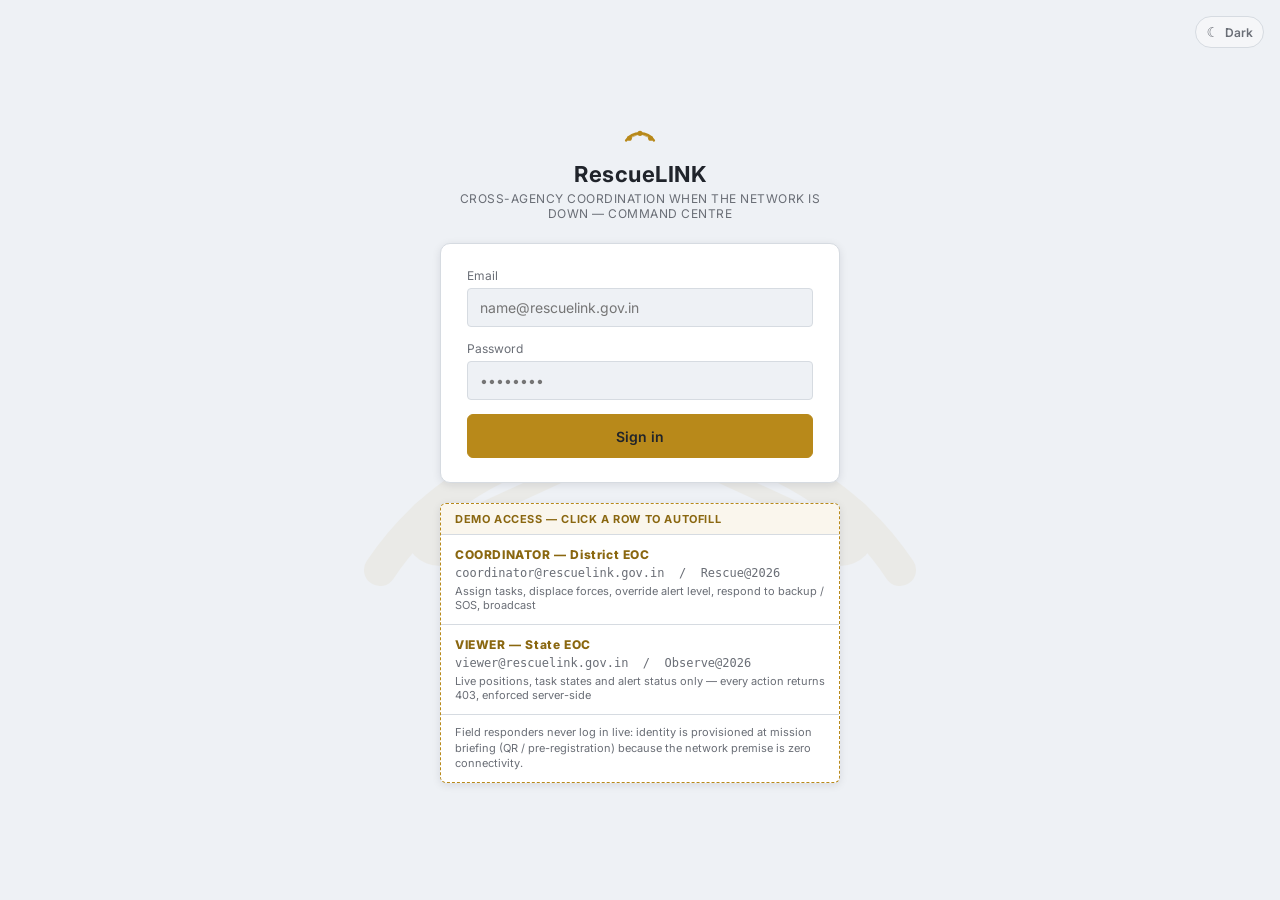
<file: view-reports.html>
<!DOCTYPE html>
<html lang="en">
<head>
<meta charset="UTF-8">
<meta name="viewport" content="width=device-width, initial-scale=1.0">
<script>(function(){var t=null;try{t=localStorage.getItem("rl_theme");}catch(e){}if(t!=="dark"&&t!=="light"){t=window.matchMedia&&matchMedia("(prefers-color-scheme: dark)").matches?"dark":"light";}document.documentElement.setAttribute("data-theme",t);})();</script>
<title>RescueLINK — Field Reports</title>
<link rel="preconnect" href="https://fonts.googleapis.com">
<link rel="preconnect" href="https://fonts.gstatic.com" crossorigin>
<link href="https://fonts.googleapis.com/css2?family=Inter:wght@400;500;600;700;800&family=JetBrains+Mono:wght@400;500&display=swap" rel="stylesheet">
<link rel="stylesheet" href="css/theme.css">
<link rel="stylesheet" href="css/dashboard.css">
</head>
<body>
  <div class="app-shell">
    <header class="app-header" id="app-header"></header>
    <div id="emergency-banner"></div>
    <nav class="main-nav" id="main-nav"></nav>

    <div class="page-content">
      <h1 class="page-title">Field Reports</h1>
      <p class="page-subtitle">Structured reports from responder apps, with the rung each one arrived over. Text and GPS fit inside a satellite frame; images travel hop-by-hop over the mesh in 1 KB chunks and are held at the bridge until a gateway with internet appears — the chunk count shows exactly where a transfer stands. Read only.</p>
      <div class="panel">
        <table class="data-table">
          <thead><tr><th>ID</th><th>From</th><th>Type</th><th>Cell</th><th>Report</th><th>Arrived via</th><th>Age</th></tr></thead>
          <tbody id="reports-body"></tbody>
        </table>
      </div>
    </div>
  </div>

  <script src="js/data.js"></script>
  <script src="js/auth.js"></script>
  <script>
    (function () {
      "use strict";
      if (!RLAuth.requireRole("observer")) return;
      RLAuth.renderHeader();
      RLAuth.renderNav(RLAuth.NAV.observer, "view-reports.html");

      const D = window.RESCUELINK_DATA;
      const CONTROL = false;
      const reports = D.FIELD_REPORTS.map(r => ({ ...r, ack: false }));
      const tierCls = t => t === "SAT" || t === "LORA" ? "chip-p1" : t === "QUEUED" ? "chip-p0" : "chip-p3";

      function render() {
        document.getElementById("reports-body").innerHTML = reports.map(r => {
          const ph = D.PHOTOS.find(p => p.report === r.id);
          const img = ph ? '<div class="report-photo"><button class="photo-tile small" data-ph="' + ph.id + '" title="View photo">' + RLAuth.photoFigure(ph, "thumb") + '</button><div style="font-size:11.5px;color:var(--text-dim);">' + RLAuth.photoStatusChip(ph) + '<div style="margin-top:4px"><span class="prog"><i style="width:' + Math.round(ph.received / ph.chunks * 100) + '%"></i></span>' + ph.received + '/' + ph.chunks + ' chunks</div><div style="margin-top:4px">' + ph.via + '</div></div></div>' : "";
          return '<tr' + (r.tier === "QUEUED" ? ' class="held"' : "") + '>' +
            '<td class="mono">' + r.id + '</td>' +
            '<td><span class="agency-dot" style="background:' + D.AGENCIES[r.agency].color + ';display:inline-block;margin-right:6px;vertical-align:-1px;"></span><span class="mono">' + r.from + '</span></td>' +
            '<td>' + r.type + '</td><td class="mono">' + r.zone + '</td>' +
            '<td style="max-width:46ch;">' + r.text + img + '</td>' +
            '<td><span class="chip ' + tierCls(r.tier) + '">' + r.tier + '</span><div class="mono" style="margin-top:4px;color:var(--text-dim);">' + (r.bytes >= 1024 ? (r.bytes / 1024).toFixed(1) + ' KB' : r.bytes + ' B') + '</div></td>' +
            '<td class="mono">' + r.ageMin + ' min</td>' +
            (CONTROL ? '<td>' + (r.ack ? '<span class="chip chip-ok">ACK sent</span>' : '<button class="btn-secondary btn-xs" data-ack="' + r.id + '">Acknowledge</button>') + '</td>' : "") +
            '</tr>';
        }).join("");
        document.querySelectorAll("[data-ph]").forEach(b => b.addEventListener("click", () => { const ph = D.PHOTOS.find(p => p.id === b.dataset.ph); const z = D.ZONES.find(z => z.id === ph.zone); RLAuth.openPhotoViewer(ph, { zoneName: z && z.name, agency: D.AGENCIES[ph.from.split("-")[0]] ? D.AGENCIES[ph.from.split("-")[0]].label : "" }); }));
        document.querySelectorAll("[data-ack]").forEach(b => b.addEventListener("click", () => {
          const r = reports.find(x => x.id === b.dataset.ack); r.ack = true;
          RLAuth.toast("ACK (24 B) queued for " + r.from + " — takes the same ladder back: SAT → LoRa → mesh.", { type: "success" });
          render();
        }));
      }
      render();
    })();
  </script>
</body>
</html>
</file>
<file: css/theme.css>
/* ============================================================
   RescueLINK — Design System
   Indian government operations console: white + gold, with
   colour reserved for status (severity, alerts) and agency
   identity rather than page chrome. Agency hues were validated
   for colour-vision deficiency on the white surface; map markers
   also carry the agency initial so identity never rests on colour.
   ============================================================ */

:root {
  --navy-900:#EEF1F5;   /* page background — light gray */
  --navy-800:#FFFFFF;   /* panel / card background — white */
  --navy-700:#F5F6F8;   /* raised surface — inputs, buttons, chip fills */
  --navy-600:#D6DBE1;   /* borders, dividers, scrollbar thumb */
  --gold-500:#B8891A;
  --gold-400:#CE9F2E;
  --gold-100:#FBF0D2;   /* pale gold wash — used only over dark overlays */
  --gold-700:#8A6710;   /* deep gold — text/headings on light surfaces */
  --text:#20242B;
  --text-dim:#6A6E76;
  --p0:#C4291F;
  --p1:#B96400;
  --p2:#9A7A00;
  --p3:#1F7A5C;
  --emergency:#C1121F;
  --blue-accent:#5E8FBF;   /* the one permitted "minimal light blue" */
  --blue-accent-dark:#2E5C82;
  --overlay-dark: 20,22,26; /* neutral dark rgb triplet for on-image chips/scrims — no blue cast */

  /* Agency identity (NDRF orange, SDRF blue, police khaki, fire crimson, volunteers violet) */
  --ag-ndrf:#d9581f;
  --ag-sdrf:#2a6fd6;
  --ag-pol:#8a6d10;
  --ag-fire:#c93d7a;
  --ag-vol:#5b4bd6;
  --link:#1F7A5C;          /* live Wi-Fi Aware link — same green as "good" status */
  --water:#6fa3c2;
  --font-mono:'JetBrains Mono', ui-monospace, Menlo, Consolas, monospace;

  --accent: var(--gold-500);
  --accent-hover: var(--gold-400);
  --bg-page: var(--navy-900);
  --bg-panel: var(--navy-800);
  --bg-raised: var(--navy-700);
  --border-color: var(--navy-600);

  --radius-sm: 4px;
  --radius-md: 6px;
  --radius-lg: 10px;
  --shadow-soft: 0 2px 8px rgba(16,24,40,.10);
  --transition-fast: 150ms ease;
  --transition-mode: 400ms ease;
}

/* ---------- Dark theme ----------
   Stamped on <html> as data-theme="dark" by the inline script in each page
   (user choice in localStorage, else the OS preference). The token names
   keep their light-theme meaning: --navy-900 is still "page ground". */
:root[data-theme="dark"] {
  color-scheme: dark;
  --navy-900:#0f1417;
  --navy-800:#171d22;
  --navy-700:#1f272d;
  --navy-600:#2f3a42;
  --gold-500:#C9A030;
  --gold-400:#D9B24A;
  --gold-700:#E2B54D;
  --text:#E6ECEF;
  --text-dim:#98A6AE;
  --p0:#F26B63;
  --p1:#F0A24A;
  --p2:#D9C24A;
  --p3:#4FC48F;
  --emergency:#B5121F;
  --blue-accent:#6FA3D6;
  --blue-accent-dark:#8DB6E0;
  --overlay-dark: 0,0,0;
  --ag-ndrf:#dd6528;
  --ag-sdrf:#4a90e2;
  --ag-pol:#ad8a28;
  --ag-fire:#d55181;
  --ag-vol:#9085e9;
  --link:#3fb950;
  --shadow-soft: 0 2px 10px rgba(0,0,0,.45);
}
:root[data-theme="dark"] .chip-aged { color: var(--text-dim); border-color: var(--navy-600); }
:root[data-theme="dark"] .role-badge { background: rgba(226,181,77,.12); }
:root[data-theme="dark"] .role-badge.observer { background: rgba(141,182,224,.12); }

/* Theme toggle (header + sign-in page) */
.theme-toggle {
  display: inline-flex; align-items: center; gap: 6px;
  min-height: 32px; padding: 0 10px;
  background: var(--navy-700); border: 1px solid var(--border-color); border-radius: 20px;
  color: var(--text-dim); font-size: 12px; font-weight: 600; cursor: pointer;
}
.theme-toggle:hover { color: var(--text); border-color: var(--text-dim); }
.theme-toggle .ic { font-size: 14px; line-height: 1; }

* { box-sizing: border-box; }

html, body {
  margin: 0;
  padding: 0;
  height: 100%;
  background: var(--bg-page);
  color: var(--text);
  font-family: 'Inter', system-ui, -apple-system, 'Segoe UI', Roboto, sans-serif;
  transition: background var(--transition-mode), color var(--transition-mode);
}

/* ---------- Emergency state ----------
   Flipped by the alert engine (body.emergency-active). The whole console
   takes a red cast so nobody can mistake which mode they are in: a hazard
   stripe texture on the ground, a slow red pulse at the viewport edges,
   red header wash, red nav accent and panel borders. Panels stay legible. */
body.emergency-active {
  background-color: #F1E1E1;
  background-image: repeating-linear-gradient(135deg, rgba(193,18,31,.07) 0 14px, transparent 14px 28px);
}
body.emergency-active::before {
  content: "";
  position: fixed; inset: 0;
  pointer-events: none;
  z-index: 2000;               /* above map controls, below toasts (3000) and modals (4000) */
  box-shadow: inset 0 0 90px rgba(193,18,31,.28);
  animation: em-pulse 2.8s ease-in-out infinite;
}
@keyframes em-pulse { 50% { box-shadow: inset 0 0 140px rgba(193,18,31,.45); } }
body.emergency-active .app-header {
  border-bottom-color: var(--emergency);
  background: linear-gradient(90deg, rgba(193,18,31,.12), rgba(193,18,31,0) 45%), var(--bg-panel);
}
body.emergency-active .main-nav { border-bottom-color: rgba(193,18,31,.35); }
body.emergency-active .main-nav a.active { color: var(--emergency); border-bottom-color: var(--emergency); }
body.emergency-active .left-rail, body.emergency-active .right-panel, body.emergency-active .page-content { background: rgba(193,18,31,.04); }
body.emergency-active .panel { border-color: rgba(193,18,31,.35); }
body.emergency-active .panel-title { border-bottom-color: rgba(193,18,31,.25); }
body.emergency-active .map-shell { background: rgba(193,18,31,.04); }
body.emergency-active .map-status { border-bottom-color: rgba(193,18,31,.35); }
body.emergency-active .map-legend { border-top-color: rgba(193,18,31,.35); }
body.emergency-active #emergency-banner {
  background-image: repeating-linear-gradient(135deg, rgba(0,0,0,.14) 0 12px, transparent 12px 24px);
}
body.emergency-active #emergency-banner .eb-tag { animation: em-tag 1.4s ease-in-out infinite; }
@keyframes em-tag { 50% { background: rgba(255,255,255,.22); } }
:root[data-theme="dark"] body.emergency-active {
  background-color: #1b0f11;
  background-image: repeating-linear-gradient(135deg, rgba(242,107,99,.06) 0 14px, transparent 14px 28px);
}
:root[data-theme="dark"] body.emergency-active::before { box-shadow: inset 0 0 100px rgba(193,18,31,.45); }
:root[data-theme="dark"] body.emergency-active .left-rail, :root[data-theme="dark"] body.emergency-active .right-panel, :root[data-theme="dark"] body.emergency-active .page-content { background: rgba(193,18,31,.06); }
:root[data-theme="dark"] body.emergency-active .panel { border-color: rgba(242,107,99,.35); }
@media (prefers-reduced-motion: reduce) {
  body.emergency-active::before, body.emergency-active #emergency-banner .eb-tag { animation: none; }
}
.mono { font-family: var(--font-mono); font-size: 12px; }

.tabular {
  font-variant-numeric: tabular-nums;
  font-feature-settings: "tnum" 1;
}

a { color: var(--gold-700); }
button:focus-visible, select:focus-visible, textarea:focus-visible, input:focus-visible, [tabindex]:focus-visible { outline: 2px solid var(--gold-500); outline-offset: 2px; }

/* ---------- Header ---------- */
.app-header {
  display: flex;
  align-items: center;
  justify-content: space-between;
  padding: 0 20px;
  height: 60px;
  background: var(--bg-panel);
  border-bottom: 3px solid var(--gold-500);
  position: relative;
  z-index: 500;
  transition: border-color var(--transition-mode);
}

body.emergency-active .app-header {
  border-bottom-color: var(--emergency);
}

.app-header .wordmark {
  display: flex;
  align-items: center;
  gap: 10px;
  font-weight: 700;
  font-size: 20px;
  letter-spacing: 0.5px;
  color: var(--text);
}

.app-header .wordmark .crest-svg {
  width: 32px;
  height: 32px;
  color: var(--gold-500);
  flex: none;
}

/* Centre slot: elapsed-time clock + command-link badge (filled by page scripts) */
.header-center { display: flex; align-items: center; gap: 22px; margin-left: auto; margin-right: 22px; }
.clocks { display: flex; gap: 18px; }
.clock { display: flex; flex-direction: column; align-items: flex-end; }
.clock .v { font-size: 22px; font-weight: 800; line-height: 1; letter-spacing: .01em; }
.clock .l { font-size: 10px; color: var(--text-dim); letter-spacing: .08em; text-transform: uppercase; margin-top: 2px; }
.clock.gold .v { color: var(--gold-700); }
.clock.gold.red .v { color: var(--p0); }
.uplink { display: flex; align-items: center; gap: 8px; padding: 6px 10px; border: 1px solid var(--border-color); border-radius: var(--radius-md); background: var(--navy-700); font-size: 12px; white-space: nowrap; }
.uplink .dot { width: 8px; height: 8px; border-radius: 50%; background: var(--p3); box-shadow: 0 0 0 3px rgba(31,122,92,.15); }
.uplink.sat .dot { background: var(--p1); box-shadow: 0 0 0 3px rgba(185,100,0,.15); }
.uplink b { font-weight: 700; }

.app-header .wordmark small {
  display: block;
  color: var(--text-dim);
  font-weight: 400;
  font-size: 10px;
  letter-spacing: 1px;
}

.header-right {
  display: flex;
  align-items: center;
  gap: 14px;
}

.role-badge {
  padding: 6px 14px;
  border-radius: 20px;
  font-size: 11px;
  font-weight: 700;
  letter-spacing: 0.8px;
  text-transform: uppercase;
  border: 1px solid var(--gold-500);
  color: var(--gold-700);
  background: rgba(184,137,26,0.10);
}

.role-badge.observer {
  border-color: var(--blue-accent);
  color: var(--blue-accent-dark);
  background: rgba(94,143,191,0.10);
}

/* ---------- Buttons ---------- */
button, .btn {
  font-family: inherit;
  cursor: pointer;
  border-radius: var(--radius-md);
  min-height: 44px;
  padding: 0 18px;
  font-size: 14px;
  font-weight: 600;
  transition: background var(--transition-fast), border-color var(--transition-fast), color var(--transition-fast), transform var(--transition-fast);
  border: 1px solid transparent;
}

.btn-primary {
  background: var(--gold-500);
  color: var(--text);
  border-color: var(--gold-500);
}
.btn-primary:hover { background: var(--gold-400); border-color: var(--gold-400); }
.btn-primary:active { transform: scale(0.98); }
.btn-primary:disabled { opacity: 0.5; cursor: not-allowed; }

.btn-secondary {
  background: var(--navy-700);
  color: var(--text);
  border-color: var(--gold-500);
}
.btn-secondary:hover { background: var(--navy-600); }

.btn-danger {
  background: transparent;
  color: var(--p0);
  border-color: var(--p0);
}
.btn-danger:hover { background: rgba(196,41,31,0.08); }

.btn-ghost {
  background: transparent;
  color: var(--text-dim);
  border-color: var(--border-color);
}
.btn-ghost:hover { color: var(--text); border-color: var(--text-dim); }

.btn-sm {
  min-height: 32px;
  padding: 0 12px;
  font-size: 12px;
}

.btn-xs {
  min-height: 26px;
  padding: 0 9px;
  font-size: 11px;
}

.btn-block { width: 100%; }

/* A control the current role may not use. Stays clickable on purpose:
   the click returns a 403 toast, showing that authority is server-side. */
button.locked { opacity: .55; border-style: dashed; }
button.active { background: rgba(184,137,26,0.14); border-color: var(--gold-500); color: var(--gold-700); }
button:disabled { opacity: .45; cursor: not-allowed; }

/* ---------- Cards / Panels ---------- */
.panel {
  background: var(--bg-panel);
  border: 1px solid var(--border-color);
  border-radius: var(--radius-lg);
  box-shadow: var(--shadow-soft);
}

.panel-title {
  font-size: 12px;
  font-weight: 700;
  text-transform: uppercase;
  letter-spacing: 0.8px;
  color: var(--gold-700);
  padding: 12px 16px;
  border-bottom: 1px solid var(--border-color);
  display: flex;
  align-items: center;
  justify-content: space-between;
}

/* ---------- Severity chips ---------- */
.chip {
  display: inline-flex;
  align-items: center;
  gap: 5px;
  padding: 2px 9px;
  border-radius: 12px;
  font-size: 11px;
  font-weight: 700;
  letter-spacing: 0.4px;
}

.chip-p0 { background: rgba(196,41,31,0.10); color: var(--p0); border: 1px solid var(--p0); }
.chip-p1 { background: rgba(185,100,0,0.10); color: var(--p1); border: 1px solid var(--p1); }
.chip-p2 { background: rgba(154,122,0,0.12); color: var(--p2); border: 1px solid var(--p2); }
.chip-p3 { background: rgba(31,122,92,0.10); color: var(--p3); border: 1px solid var(--p3); }
.chip-aged { background: rgba(91,100,114,0.08); color: var(--text-dim); border: 1px dashed var(--text-dim); }
.chip-mismatch { background: rgba(196,41,31,0.12); color: var(--p0); border: 1px solid var(--p0); }
.chip-ok { background: rgba(31,122,92,0.10); color: var(--p3); border: 1px solid var(--p3); }
.chip-gold { background: rgba(184,137,26,0.10); color: var(--gold-700); border: 1px solid var(--gold-500); }

/* ---------- Status chips (reports) ---------- */
.status-chip {
  display: inline-block;
  padding: 3px 10px;
  border-radius: 12px;
  font-size: 11px;
  font-weight: 600;
  background: var(--navy-700);
  border: 1px solid var(--border-color);
  color: var(--text-dim);
}
.status-chip.reported { color: var(--p2); border-color: var(--p2); }
.status-chip.triaged { color: var(--p1); border-color: var(--p1); }
.status-chip.assigned { color: var(--blue-accent-dark); border-color: var(--blue-accent); }
.status-chip.in-progress { color: var(--blue-accent-dark); border-color: var(--blue-accent); }
.status-chip.pending-verification { color: var(--gold-700); border-color: var(--gold-500); }
.status-chip.closed { color: var(--p3); border-color: var(--p3); }
.status-chip.reopened { color: var(--p0); border-color: var(--p0); background: rgba(196,41,31,0.10); }

/* ---------- Toast ---------- */
#toast-stack {
  position: fixed;
  bottom: 24px;
  right: 24px;
  display: flex;
  flex-direction: column;
  gap: 10px;
  z-index: 3000;
}

.toast {
  min-width: 260px;
  max-width: 380px;
  background: var(--bg-raised);
  border: 1px solid var(--gold-500);
  border-left: 4px solid var(--gold-500);
  border-radius: var(--radius-md);
  padding: 12px 16px;
  box-shadow: var(--shadow-soft);
  font-size: 13px;
  animation: toast-in 200ms ease;
}
.toast.warn { border-left-color: var(--p1); }
.toast.error { border-left-color: var(--p0); }
.toast.success { border-left-color: var(--p3); }
.toast strong { display:block; margin-bottom: 2px; color: var(--gold-700); }

@keyframes toast-in {
  from { opacity: 0; transform: translateY(10px); }
  to { opacity: 1; transform: translateY(0); }
}
.toast.hide { animation: toast-out 200ms ease forwards; }
@keyframes toast-out { to { opacity: 0; transform: translateX(20px); } }

/* ---------- Modal ---------- */
.modal-backdrop {
  position: fixed;
  inset: 0;
  background: rgba(var(--overlay-dark),0.55);
  display: flex;
  align-items: center;
  justify-content: center;
  z-index: 4000;
  animation: fade-in 150ms ease;
}
@keyframes fade-in { from { opacity: 0; } to { opacity: 1; } }

.modal {
  background: var(--bg-panel);
  border: 1px solid var(--gold-500);
  border-radius: var(--radius-lg);
  width: 420px;
  max-width: calc(100vw - 40px);
  max-height: calc(100vh - 60px);
  overflow-y: auto;
  box-shadow: 0 8px 30px rgba(16,24,40,.22);
}
.modal-header {
  padding: 16px 20px;
  border-bottom: 1px solid var(--border-color);
  font-weight: 700;
  color: var(--gold-700);
  display: flex;
  justify-content: space-between;
  align-items: center;
}
.modal-body { padding: 16px 20px; }
.modal-footer {
  padding: 14px 20px;
  border-top: 1px solid var(--border-color);
  display: flex;
  justify-content: flex-end;
  gap: 10px;
}
.modal-close {
  background: none;
  border: none;
  color: var(--text-dim);
  font-size: 18px;
  min-height: auto;
  padding: 4px 8px;
}

/* ---------- Form controls ---------- */
label { font-size: 12px; color: var(--text-dim); display: block; margin-bottom: 5px; }
input, select, textarea {
  width: 100%;
  background: var(--navy-900);
  border: 1px solid var(--border-color);
  border-radius: var(--radius-sm);
  color: var(--text);
  padding: 10px 12px;
  font-size: 14px;
  font-family: inherit;
  margin-bottom: 14px;
}
input:focus, select:focus, textarea:focus {
  outline: none;
  border-color: var(--gold-500);
}
input[type="range"] { padding: 0; margin-bottom: 6px; }

/* Compact controls for dense dashboard panels */
.sm-input, select.sm-input, textarea.sm-input {
  padding: 6px 8px;
  font-size: 12.5px;
  margin-bottom: 0;
  width: 100%;
}
select.sm-input { width: auto; flex: 1; min-width: 0; }
textarea.sm-input { resize: vertical; min-height: 58px; line-height: 1.4; }
.inline-form { display: flex; gap: 6px; align-items: center; flex-wrap: wrap; margin-top: 8px; }

/* ---------- Scrollbars ---------- */
::-webkit-scrollbar { width: 8px; height: 8px; }
::-webkit-scrollbar-track { background: var(--navy-900); }
::-webkit-scrollbar-thumb { background: var(--navy-600); border-radius: 4px; }

/* ---------- Emergency banner ---------- */
#emergency-banner {
  display: none;
  width: 100%;
  background: var(--emergency);
  color: #fff;
  padding: 7px 20px;
  font-weight: 600;
  font-size: 13px;
  align-items: center;
  gap: 14px;
}
#emergency-banner.show { display: flex; }
#emergency-banner .eb-tag {
  font-weight: 800; letter-spacing: .14em; text-transform: uppercase; font-size: 11px;
  padding: 2px 8px; border: 1px solid rgba(255,255,255,.55); border-radius: 4px;
}
@keyframes pulse-banner {
  0%, 100% { background: var(--emergency); }
  50% { background: #8a0d17; }
}

/* ---------- Utility ---------- */
.text-dim { color: var(--text-dim); }
.mb-0 { margin-bottom: 0; }
.hidden { display: none !important; }
.flex { display: flex; }
.flex-col { display: flex; flex-direction: column; }
.gap-8 { gap: 8px; }
.gap-12 { gap: 12px; }
</file>
<file: css/dashboard.css>
/* ============================================================
   RescueLINK — Dashboard layout (Coordinator + Viewer) and the
   non-map pages (pre-assignment, field reports, imagery).
   ============================================================ */

.app-shell {
  display: flex;
  flex-direction: column;
  height: 100vh;
  overflow: hidden;
}

.main-nav {
  display: flex;
  gap: 4px;
  padding: 0 20px;
  background: var(--navy-800);
  border-bottom: 1px solid var(--border-color);
}
.main-nav a {
  display: inline-block;
  padding: 10px 14px;
  font-size: 13px;
  font-weight: 600;
  color: var(--text-dim);
  text-decoration: none;
  border-bottom: 3px solid transparent;
}
.main-nav a:hover { color: var(--text); }
.main-nav a.active { color: var(--gold-700); border-bottom-color: var(--gold-500); }

.dashboard-body {
  flex: 1;
  display: flex;
  overflow: hidden;
  min-height: 0;
}

/* ---------- Rails ---------- */
.left-rail {
  width: 290px;
  flex-shrink: 0;
  background: var(--navy-900);
  border-right: 1px solid var(--border-color);
  overflow-y: auto;
  padding: 12px;
  display: flex;
  flex-direction: column;
  gap: 12px;
}
.right-panel {
  width: 330px;
  flex-shrink: 0;
  background: var(--navy-900);
  border-left: 1px solid var(--border-color);
  overflow-y: auto;
  padding: 12px;
  display: flex;
  flex-direction: column;
  gap: 12px;
}

.panel-body { padding: 12px 14px; }
.panel-sub {
  font-weight: 500;
  text-transform: none;
  letter-spacing: 0;
  font-size: 11px;
  color: var(--text-dim);
}
.sub-title {
  font-size: 11px;
  font-weight: 700;
  text-transform: uppercase;
  letter-spacing: 0.6px;
  color: var(--text-dim);
  margin: 12px 0 6px;
}
.empty-note { color: var(--text-dim); font-size: 12.5px; }
.sim-note { font-size: 11px; color: var(--text-dim); }

/* ---------- Alert engine ---------- */
.level-box {
  display: flex;
  align-items: center;
  gap: 12px;
  padding: 10px 12px;
  border-radius: var(--radius-md);
  background: var(--navy-700);
  border: 1px solid var(--border-color);
}
.level-box .big { font-size: 22px; font-weight: 800; line-height: 1; letter-spacing: .02em; flex: none; }
.level-box.CRITICAL .big { color: var(--p0); }
.level-box.HIGH .big, .level-box.MEDIUM .big { color: var(--p1); }
.level-box.LOW .big { color: var(--p3); }
.level-box .desc { font-size: 12px; color: var(--text-dim); line-height: 1.35; }
.level-box .desc b { color: var(--text); font-weight: 600; }

.zlist { display: flex; flex-direction: column; gap: 3px; margin-top: 10px; }
.zrow {
  display: grid;
  grid-template-columns: 8px 1fr auto;
  gap: 8px;
  align-items: center;
  padding: 6px 8px;
  border-radius: var(--radius-md);
  cursor: pointer;
  border: 1px solid transparent;
}
.zrow:hover { background: var(--navy-700); }
.zrow.sel { border-color: var(--gold-500); background: rgba(184,137,26,0.08); }
.zrow .bar { width: 8px; height: 22px; border-radius: 2px; background: var(--navy-600); }
.zrow .bar.CRITICAL { background: var(--p0); }
.zrow .bar.HIGH { background: var(--p1); }
.zrow .bar.MEDIUM { background: var(--p1); opacity: .5; }
.zrow .bar.LOW { background: var(--p3); }
.zrow .n { font-size: 12.5px; font-weight: 600; line-height: 1.2; }
.zrow .s { font-size: 11px; color: var(--text-dim); }
.zrow .lv { font-size: 11px; font-weight: 800; letter-spacing: .06em; }

.explain {
  margin-top: 10px;
  background: var(--navy-700);
  border: 1px solid var(--border-color);
  border-radius: var(--radius-md);
  padding: 10px 12px;
  font-size: 12px;
}
.explain .h { display: flex; justify-content: space-between; align-items: baseline; gap: 8px; margin-bottom: 6px; }
.explain .h b { font-weight: 700; font-size: 13px; }
.explain .h .text-dim { font-size: 11px; white-space: nowrap; }
.layer {
  display: grid;
  grid-template-columns: 1fr auto;
  gap: 2px 10px;
  align-items: baseline;
  padding: 7px 0;
  border-top: 1px solid var(--border-color);
}
.layer .lt { font-size: 11px; font-weight: 700; letter-spacing: .08em; color: var(--gold-700); text-transform: uppercase; }
.layer .lv { font-family: var(--font-mono); font-size: 11px; }
.layer .ld { grid-column: 1 / -1; color: var(--text-dim); font-size: 11.5px; }
.factors { list-style: none; margin: 4px 0 8px; padding: 0; display: flex; flex-direction: column; gap: 3px; color: var(--text-dim); }
.factors li { display: flex; justify-content: space-between; gap: 8px; }
.factors li span:last-child { font-family: var(--font-mono); font-size: 11px; color: var(--text); }
.explain .inline-form { margin-top: 8px; }

/* Rainfall chart */
.chart { margin-top: 12px; }
.chart-title { font-size: 11px; font-weight: 700; text-transform: uppercase; letter-spacing: .6px; color: var(--text-dim); margin-bottom: 4px; }
.chart svg { width: 100%; height: auto; display: block; overflow: visible; }
.chart .ax { stroke: var(--navy-600); stroke-width: 1; }
.chart .grid { stroke: var(--navy-600); stroke-opacity: .6; stroke-width: 1; }
.chart .lbl { font: 500 10px 'Inter', sans-serif; fill: var(--text-dim); }
.chart .line { fill: none; stroke: var(--ag-sdrf); stroke-width: 2; stroke-linejoin: round; }
.chart .area { fill: var(--ag-sdrf); fill-opacity: .12; }
.chart .thr { stroke: var(--p0); stroke-width: 1; stroke-dasharray: 4 3; }
.chart .thr-lbl { font: 600 10px 'Inter', sans-serif; fill: var(--p0); }
.chart .flag { stroke: var(--p1); stroke-width: 1; }
.chart .flag-lbl { font: 700 9.5px 'Inter', sans-serif; letter-spacing: .04em; fill: var(--p1); }
.chart .cross { stroke: var(--text-dim); stroke-width: 1; stroke-dasharray: 2 2; }
.chart .dot { fill: var(--ag-sdrf); stroke: var(--bg-panel); stroke-width: 2; }
.chart-cap { font-size: 11px; color: var(--text-dim); margin-top: 4px; }

/* ---------- Forces roster ---------- */
.agency { margin-bottom: 8px; }
.agency .ah { display: flex; align-items: center; gap: 8px; font-size: 12px; font-weight: 700; padding: 4px 0; }
.agency .ah .n { margin-left: auto; font-family: var(--font-mono); font-size: 11px; color: var(--text-dim); font-weight: 400; }
.agency-dot { width: 10px; height: 10px; border-radius: 50%; flex: none; }
.frow {
  display: grid;
  grid-template-columns: 1fr auto;
  gap: 2px 8px;
  align-items: center;
  padding: 5px 8px;
  border-radius: var(--radius-md);
  cursor: pointer;
  border: 1px solid transparent;
}
.frow:hover { background: var(--navy-700); }
.frow.sel { border-color: var(--gold-500); background: rgba(184,137,26,0.08); }
.frow .id { font-family: var(--font-mono); font-size: 12px; }
.frow .via { font-size: 11px; color: var(--text-dim); grid-column: 1 / -1; }
.frow .via b { font-weight: 600; color: var(--text); }
.stat { display: inline-block; width: 7px; height: 7px; border-radius: 50%; margin-right: 5px; vertical-align: 1px; }
.stat.available { background: var(--p3); }
.stat.enroute { background: var(--p1); }
.stat.engaged { background: var(--gold-500); }
.stat.sos { background: var(--p0); }
.stat.dark { background: var(--text-dim); }

/* Groups (live clusters) */
.seg { display: flex; gap: 4px; flex-wrap: wrap; }
.seg .btn-ghost.active { background: rgba(184,137,26,0.14); border-color: var(--gold-500); color: var(--gold-700); }
.group { border: 1px solid var(--border-color); border-radius: var(--radius-md); padding: 9px 10px; margin-bottom: 8px; background: var(--navy-800); }
.group.sel { border-color: var(--gold-500); }
.group .gh { display: flex; align-items: center; gap: 8px; font-size: 13px; }
.group .gh .n { font-family: var(--font-mono); font-size: 11px; color: var(--text-dim); }
.group .gh .chip { margin-left: auto; }
.group .gv { font-size: 11.5px; color: var(--text-dim); margin-top: 3px; }
.group .gm { display: flex; flex-wrap: wrap; gap: 4px; margin-top: 8px; }
.gmember { display: inline-flex; align-items: center; gap: 4px; padding: 2px 7px 2px 5px; border-radius: 10px; border: 1px solid var(--border-color); background: var(--navy-700); font-family: var(--font-mono); font-size: 11px; cursor: pointer; }
.gmember:hover { border-color: var(--gold-500); }
.gmember .stat { margin-right: 0; }
.group .ga { display: flex; gap: 6px; margin-top: 8px; }

/* Photos */
.photo-grid { display: grid; grid-template-columns: repeat(3, 1fr); gap: 8px; margin-top: 10px; }
.photo-tile { display: block; width: 100%; padding: 0; border: 1px solid var(--border-color); border-radius: var(--radius-md); background: var(--navy-800); overflow: hidden; cursor: pointer; text-align: left; min-height: 0; }
.photo-tile:hover { border-color: var(--gold-500); }
.photo-tile.small { width: 84px; flex: none; }
.photo-frame { position: relative; aspect-ratio: 4 / 3; background: #2b3034; overflow: hidden; }
.photo-frame img { width: 100%; height: 100%; object-fit: cover; display: block; }
.photo-frame.large { aspect-ratio: 4 / 3; border-radius: var(--radius-md); }
.photo-frame.thumb.partial img { opacity: .95; }
.photo-pending { position: absolute; inset: 0; display: grid; place-items: center; color: #aab; font-size: 11px; text-align: center; padding: 6px; }
.photo-frame.large .photo-pending { font-size: 14px; }
.photo-cut { position: absolute; left: 0; right: 0; border-top: 2px dashed var(--p1); }
.photo-cut span { position: absolute; right: 6px; top: 4px; font-size: 10px; font-weight: 700; color: #fff; background: rgba(0,0,0,.55); padding: 1px 6px; border-radius: 8px; }
.photo-frame.thumb .photo-cut span { display: none; }
.pt-meta { display: flex; justify-content: space-between; gap: 4px; padding: 4px 6px; font-size: 10px; color: var(--text-dim); white-space: nowrap; }
.pt-meta .mono { font-size: 10px; overflow: hidden; text-overflow: ellipsis; }
.pt-bar { height: 3px; background: var(--navy-600); }
.pt-bar i { display: block; height: 100%; background: var(--p1); }
.sel-photos { display: flex; gap: 6px; flex-wrap: wrap; }
.photo-meta { margin-top: 12px; }
.photo-meta .pm-cap { font-weight: 700; font-size: 14px; margin-bottom: 8px; }
.photo-meta .prog { display: inline-block; width: 90px; height: 6px; border-radius: 3px; background: var(--navy-600); vertical-align: middle; margin-right: 6px; overflow: hidden; }
.photo-meta .prog i { display: block; height: 100%; background: var(--gold-500); }
.modal.wide { width: 760px; }
.photo-credit { margin-top: 10px; font-size: 11px; color: var(--text-dim); line-height: 1.4; }
.photo-credit a { color: var(--gold-700); }
.report-photo { display: flex; gap: 10px; align-items: flex-start; margin-top: 6px; }
.zoom-ctl { display: inline-flex; align-items: center; gap: 4px; margin-left: 8px; }
.zoom-ctl .mono { color: var(--text-dim); margin-left: 4px; }
.map-toolbar .sim-note { align-self: center; margin-left: 8px; }

/* ---------- Selected responder ---------- */
.sel-head { display: flex; align-items: center; gap: 10px; }
.sel-head .av {
  width: 34px; height: 34px; border-radius: 50%;
  display: grid; place-items: center;
  font-weight: 800; font-size: 15px; color: #fff; flex: none;
}
.sel-head .id { font-family: var(--font-mono); font-size: 14px; font-weight: 600; }
.sel-head .ag { font-size: 12px; color: var(--text-dim); }
.sel-head .chip { margin-left: auto; }
.sos-note {
  margin-top: 10px; padding: 8px 10px; border-radius: var(--radius-sm);
  background: rgba(196,41,31,0.08); border: 1px solid var(--p0); color: var(--p0);
  font-size: 12px; font-weight: 600; line-height: 1.35;
}
.sos-assign { margin-top: 6px; padding: 8px 10px; border-radius: var(--radius-sm); background: var(--navy-700); border: 1px solid var(--border-color); }
.sos-assign .sim-note { display: block; margin-top: 6px; }
.kv { display: grid; grid-template-columns: auto 1fr; gap: 4px 12px; font-size: 12px; margin-top: 10px; }
.kv .k { color: var(--text-dim); }
.kv .v { font-family: var(--font-mono); font-size: 11.5px; }
.nbrs { display: flex; flex-direction: column; gap: 3px; }
.nbr { display: grid; grid-template-columns: auto 1fr auto; gap: 8px; align-items: center; font-size: 11.5px; }
.nbr .id { font-family: var(--font-mono); }
.nbr .bar { height: 4px; border-radius: 2px; background: var(--navy-600); }
.nbr .bar i { display: block; height: 100%; border-radius: 2px; background: var(--link); }
.nbr .db { font-family: var(--font-mono); font-size: 11px; color: var(--text-dim); }
.actions { display: grid; grid-template-columns: 1fr 1fr; gap: 6px; margin-top: 12px; }
.actions button { width: 100%; padding: 0 6px; white-space: nowrap; }
.ptt { margin-top: 10px; display: none; align-items: center; gap: 8px; font-size: 12px; }
.ptt.live { display: flex; }
.vu { flex: 1; height: 8px; border-radius: 4px; background: var(--navy-600); overflow: hidden; }
.vu i { display: block; height: 100%; background: var(--p3); width: 0; transition: width 90ms linear; }

/* ---------- Requests ---------- */
.req {
  border: 1px solid var(--border-color);
  border-left: 3px solid var(--p1);
  border-radius: var(--radius-md);
  padding: 9px 10px;
  margin-bottom: 6px;
  background: var(--navy-800);
}
.req.sos { border-left-color: var(--p0); }
.req.done { opacity: .55; }
.req .rh { display: flex; align-items: center; gap: 6px; flex-wrap: wrap; }
.req .rh .id { font-family: var(--font-mono); font-size: 12px; margin-left: auto; }
.req .txt { font-size: 12.5px; margin: 5px 0 3px; }
.req .rm { font-size: 11px; color: var(--text-dim); }
.req .rm b { color: var(--text); font-weight: 600; }

/* ---------- Broadcast ---------- */
.bytes { display: flex; justify-content: space-between; font-family: var(--font-mono); font-size: 11px; color: var(--text-dim); margin: 6px 0 2px; }
.bytes b { font-weight: 500; color: var(--text); }
.bytes .over { color: var(--p0); }
.deliv { margin-top: 8px; display: flex; flex-direction: column; gap: 3px; font-size: 11.5px; }
.deliv .sub-title { margin-top: 4px; }
.deliv .d { display: grid; grid-template-columns: auto 1fr auto; gap: 8px; align-items: center; }
.deliv .d .via { font-family: var(--font-mono); font-size: 11px; color: var(--text-dim); }
.deliv .d .t { font-family: var(--font-mono); font-size: 11px; }

/* ---------- Tables (field reports, pre-assignment) ---------- */
.data-table {
  width: 100%;
  border-collapse: collapse;
  font-size: 13px;
  background: var(--bg-panel);
}
.data-table th {
  text-align: left;
  padding: 10px 14px;
  background: var(--navy-700);
  color: var(--gold-700);
  font-size: 11px;
  text-transform: uppercase;
  letter-spacing: 0.5px;
  border-bottom: 1px solid var(--border-color);
  position: sticky;
  top: 0;
}
.data-table td {
  padding: 10px 14px;
  border-bottom: 1px solid var(--border-color);
  vertical-align: top;
}
.data-table td.mono, .data-table th.mono { font-family: var(--font-mono); font-size: 12px; }
.data-table tr.held td { background: rgba(196,41,31,0.04); }
.data-table .prog { display: inline-block; width: 90px; height: 6px; border-radius: 3px; background: var(--navy-600); vertical-align: middle; margin-right: 6px; overflow: hidden; }
.data-table .prog i { display: block; height: 100%; background: var(--gold-500); }
.data-table select.sm-input { min-width: 180px; }

/* ---------- Page content wrapper (non-map pages) ---------- */
.page-content {
  flex: 1;
  overflow-y: auto;
  padding: 20px;
  background: var(--bg-page);
}
.page-title {
  font-size: 18px;
  font-weight: 800;
  color: var(--gold-700);
  margin: 0 0 4px 0;
}
.page-subtitle {
  font-size: 13px;
  color: var(--text-dim);
  margin: 0 0 18px 0;
  max-width: 78ch;
}
.page-grid { display: grid; grid-template-columns: 1fr 1fr; gap: 20px; align-items: start; }
.page-grid > .panel { min-width: 0; }
.panel .panel-body.tight { padding: 0; }
.sim-label {
  display: inline-flex;
  align-items: center;
  gap: 6px;
  font-size: 11px;
  color: var(--text-dim);
  border: 1px dashed var(--text-dim);
  padding: 3px 10px;
  border-radius: 12px;
  margin-bottom: 14px;
}

/* Pre-assignment cell cards */
.cell-list { display: flex; flex-direction: column; }
.cell-row { display: grid; grid-template-columns: 8px 1fr auto; gap: 10px; padding: 12px 14px; border-bottom: 1px solid var(--border-color); align-items: start; }
.cell-row:last-child { border-bottom: 0; }
.cell-row .bar { width: 8px; height: 100%; min-height: 40px; border-radius: 2px; background: var(--navy-600); }
.cell-row .bar.CRITICAL { background: var(--p0); } .cell-row .bar.HIGH { background: var(--p1); } .cell-row .bar.MEDIUM { background: var(--p1); opacity: .5; } .cell-row .bar.LOW { background: var(--p3); }
.cell-row .n { font-weight: 700; font-size: 13px; }
.cell-row .s { font-size: 11.5px; color: var(--text-dim); margin-top: 2px; }
.cell-row .assigned { display: flex; flex-wrap: wrap; gap: 4px; margin-top: 8px; }
.cell-row .assigned .chip { cursor: pointer; }
.cell-row .assigned .chip:hover { text-decoration: line-through; }
.cell-row .lv { font-size: 11px; font-weight: 800; letter-spacing: .06em; white-space: nowrap; }
.route-row { padding: 12px 14px; border-bottom: 1px solid var(--border-color); display: grid; grid-template-columns: 1fr auto; gap: 4px 10px; }
.route-row:last-child { border-bottom: 0; }
.route-row .n { font-weight: 700; font-size: 13px; }
.route-row .s { font-size: 11.5px; color: var(--text-dim); grid-column: 1 / -1; }
.force-pool { display: flex; flex-direction: column; }
.force-pool .fp { display: grid; grid-template-columns: 10px 1fr auto; gap: 10px; align-items: center; padding: 8px 14px; border-bottom: 1px solid var(--border-color); font-size: 12.5px; }
.force-pool .fp:last-child { border-bottom: 0; }
.force-pool .fp .m { font-size: 11px; color: var(--text-dim); }

/* ---------- Alerts page ---------- */
.alert-summary { display: grid; grid-template-columns: repeat(6, 1fr); gap: 10px; margin-bottom: 20px; }
.alert-summary .stat-tile { background: var(--bg-panel); }
.alert-summary .stat-tile.p0 .num { color: var(--p0); }
.alerts-grid { grid-template-columns: 1.1fr 1fr; }
.alert { border: 1px solid var(--border-color); border-left: 3px solid var(--text-dim); border-radius: var(--radius-md); padding: 10px 12px; margin-bottom: 8px; background: var(--navy-800); }
.alert.CRITICAL { border-left-color: var(--p0); }
.alert.WARNING { border-left-color: var(--p1); }
.alert.done { opacity: .6; }
.alert .al-h { display: flex; align-items: center; gap: 8px; flex-wrap: wrap; font-size: 12px; }
.alert .al-h .src { color: var(--text-dim); }
.alert .al-h .zone { color: var(--text-dim); }
.alert .al-h .t { margin-left: auto; color: var(--text-dim); font-size: 11px; white-space: nowrap; }
.alert .al-title { font-weight: 700; font-size: 13.5px; margin-top: 6px; }
.alert .al-detail { font-size: 12.5px; color: var(--text); margin-top: 3px; line-height: 1.4; max-width: 72ch; }
.alert .al-reading { font-size: 12px; color: var(--text-dim); margin-top: 6px; }
.alert .al-reading .ic { display: inline-block; width: 16px; color: var(--gold-700); font-weight: 700; }
.alert .al-engine { font-size: 11.5px; color: var(--gold-700); margin-top: 5px; }
.alert .al-actions { display: flex; gap: 6px; flex-wrap: wrap; align-items: center; margin-top: 8px; }
.alert .al-actions a { text-decoration: none; display: inline-flex; align-items: center; }
.stations { display: flex; flex-direction: column; }
.station { display: grid; grid-template-columns: 24px 1fr auto auto; gap: 10px; align-items: center; width: 100%; text-align: left; padding: 9px 14px; border: 0; border-bottom: 1px solid var(--border-color); background: transparent; border-radius: 0; min-height: 0; font-size: 12.5px; font-weight: 400; cursor: pointer; }
.station:last-child { border-bottom: 0; }
.station:hover { background: var(--navy-700); }
.station .ic { font-size: 16px; color: var(--gold-700); text-align: center; }
.station .sn b { display: block; font-weight: 600; }
.station .m { display: block; font-size: 11px; color: var(--text-dim); }
.station .rd { text-align: right; font-family: var(--font-mono); font-size: 12px; }
.station .rd b { display: block; font-weight: 500; }
.station.CRITICAL .rd b { color: var(--p0); }
.station.WARNING .rd b { color: var(--p1); }
.sensor-head { display: flex; align-items: center; gap: 10px; flex-wrap: wrap; font-size: 12px; }
.sensor-big { display: flex; align-items: baseline; gap: 10px; margin: 10px 0 6px; }
.sensor-big b { font-size: 28px; font-weight: 800; }
.sensor-big .text-dim { font-size: 12px; }
@media (max-width: 1100px) { .alert-summary { grid-template-columns: repeat(3, 1fr); } .alerts-grid { grid-template-columns: 1fr; } }

/* ---------- Satellite imagery: live year-vs-year map ---------- */
.eo-panel { margin: 0; }
.eo-controls { display: flex; gap: 14px; align-items: center; flex-wrap: wrap; padding: 10px 14px; border-bottom: 1px solid var(--border-color); }
.eo-controls label { display: flex; align-items: center; gap: 6px; margin: 0; font-size: 12px; font-weight: 600; color: var(--text); }
.eo-controls select.sm-input { width: auto; min-width: 80px; }
.eo-sites { display: flex; gap: 4px; flex-wrap: wrap; margin-left: auto; }
.eo-map-wrap { position: relative; height: 520px; background: #1d2a1f; }
#eo-map { position: absolute; inset: 0; }
.eo-divider { position: absolute; top: 0; bottom: 0; width: 3px; background: var(--gold-500); transform: translateX(-1.5px); z-index: 650; pointer-events: none; box-shadow: 0 0 0 1px rgba(0,0,0,.35); }
.eo-divider .eo-handle { position: absolute; top: 50%; left: 50%; transform: translate(-50%, -50%); width: 36px; height: 36px; border-radius: 50%; background: var(--gold-500); color: var(--text); display: grid; place-items: center; font-weight: 800; font-size: 16px; box-shadow: 0 2px 8px rgba(0,0,0,.35); }
.eo-range { position: absolute; top: 0; bottom: 0; left: 0; width: 100%; height: 100%; margin: 0; padding: 0; opacity: 0; cursor: ew-resize; z-index: 660; -webkit-appearance: none; }
.eo-range::-webkit-slider-thumb { -webkit-appearance: none; width: 48px; height: 100%; cursor: ew-resize; }
.eo-range::-moz-range-thumb { width: 48px; height: 100%; cursor: ew-resize; border: 0; }
.eo-map-wrap .compare-label { z-index: 655; }
.eo-note { padding: 8px 14px; font-size: 11.5px; color: var(--text-dim); border-top: 1px solid var(--border-color); }
.eo-map-wrap .leaflet-control-attribution { font-size: 10px; }
@media (max-width: 900px) { .eo-map-wrap { height: 380px; } .eo-sites { margin-left: 0; } }

/* ---------- Before/after slider (satellite imagery) ---------- */
.compare-wrap {
  position: relative;
  width: 100%;
  max-width: 760px;
  height: 420px;
  border-radius: var(--radius-lg);
  overflow: hidden;
  border: 1px solid var(--gold-500);
  user-select: none;
}
.compare-wrap img {
  position: absolute; top: 0; left: 0;
  width: 100%; height: 100%; object-fit: cover;
  display: block;
  pointer-events: none;
}
.compare-after-clip {
  position: absolute; top: 0; left: 0;
  width: 100%; height: 100%;
  clip-path: inset(0 50% 0 0);
}
.compare-after-clip img { width: 100%; height: 100%; object-fit: cover; }
.compare-handle {
  position: absolute;
  top: 0; bottom: 0;
  left: 50%;
  width: 4px;
  background: var(--gold-500);
  cursor: ew-resize;
  transform: translateX(-2px);
}
.compare-handle::after {
  content: '\2194';
  position: absolute;
  top: 50%; left: 50%;
  transform: translate(-50%, -50%);
  width: 34px; height: 34px;
  background: var(--gold-500);
  color: var(--text);
  border-radius: 50%;
  display: flex; align-items: center; justify-content: center;
  font-weight: 800;
}
.compare-label {
  position: absolute;
  bottom: 10px;
  padding: 3px 10px;
  background: rgba(var(--overlay-dark),0.78);
  color: #FFFFFF;
  border-radius: 10px;
  font-size: 11px;
  font-weight: 700;
  letter-spacing: 0.5px;
}
.compare-label.before { left: 10px; }
.compare-label.after { right: 10px; }
.analysis-panel { margin-top: 20px; max-width: 760px; }
.analysis-stats { display: grid; grid-template-columns: repeat(3, 1fr); gap: 10px; padding: 14px; }
.stat-tile {
  background: var(--navy-900);
  border: 1px solid var(--border-color);
  border-radius: var(--radius-sm);
  padding: 10px;
  text-align: center;
}
.stat-tile .num { font-size: 24px; font-weight: 800; color: var(--gold-700); }
.stat-tile .lbl { font-size: 10px; color: var(--text-dim); text-transform: uppercase; letter-spacing: 0.5px; margin-top: 2px; }
.analysis-note { padding: 0 14px 14px; font-size: 12px; color: var(--text-dim); line-height: 1.45; max-width: 70ch; }

/* ---------- Responsive ---------- */
@media (max-width: 1180px) {
  .left-rail { width: 280px; }
  .right-panel { width: 310px; }
  .header-center .uplink { display: none; }
}
@media (max-width: 900px) {
  .app-shell { height: auto; overflow: visible; }
  .app-header { height: auto; flex-wrap: wrap; padding: 10px 16px; gap: 10px; }
  .header-center { margin: 0; width: 100%; justify-content: space-between; }
  .dashboard-body { flex-direction: column; overflow: visible; }
  .left-rail, .right-panel { width: auto; border: 0; }
  .page-grid { grid-template-columns: 1fr; }
}
</file>
